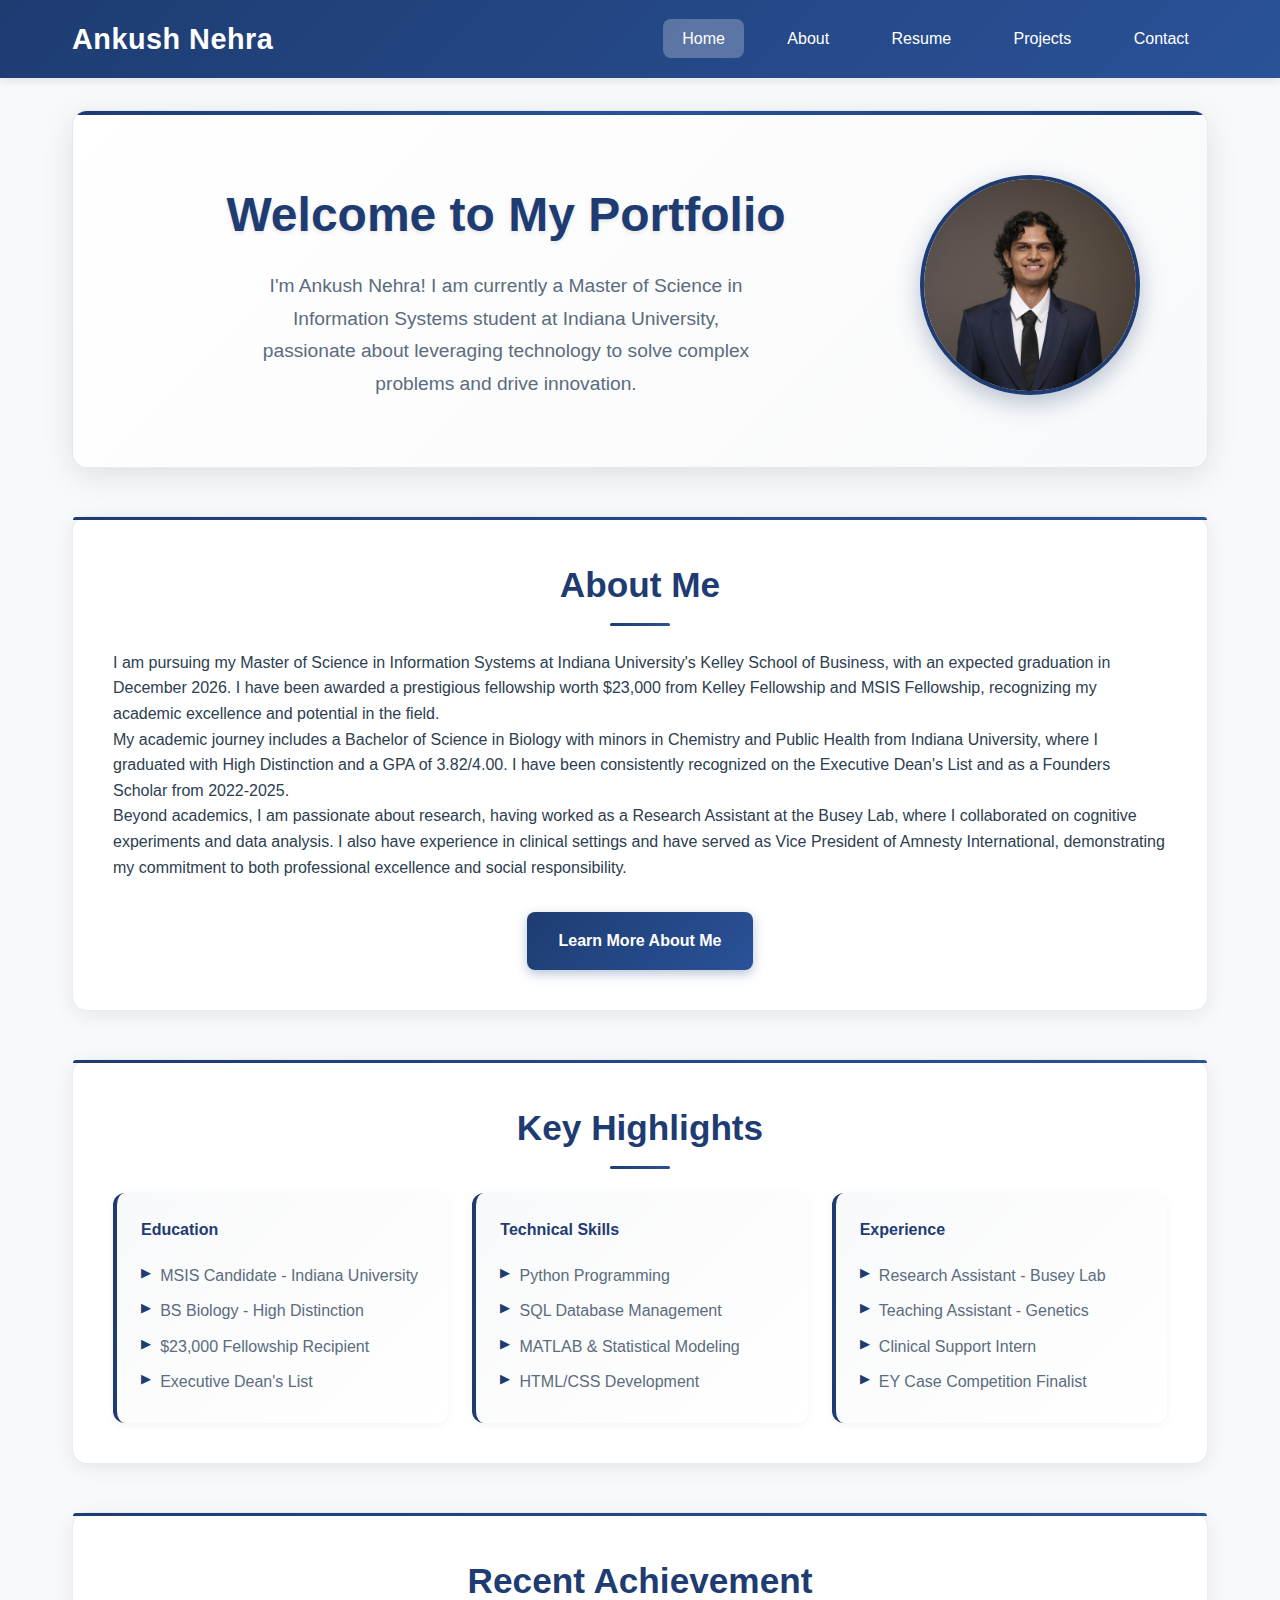
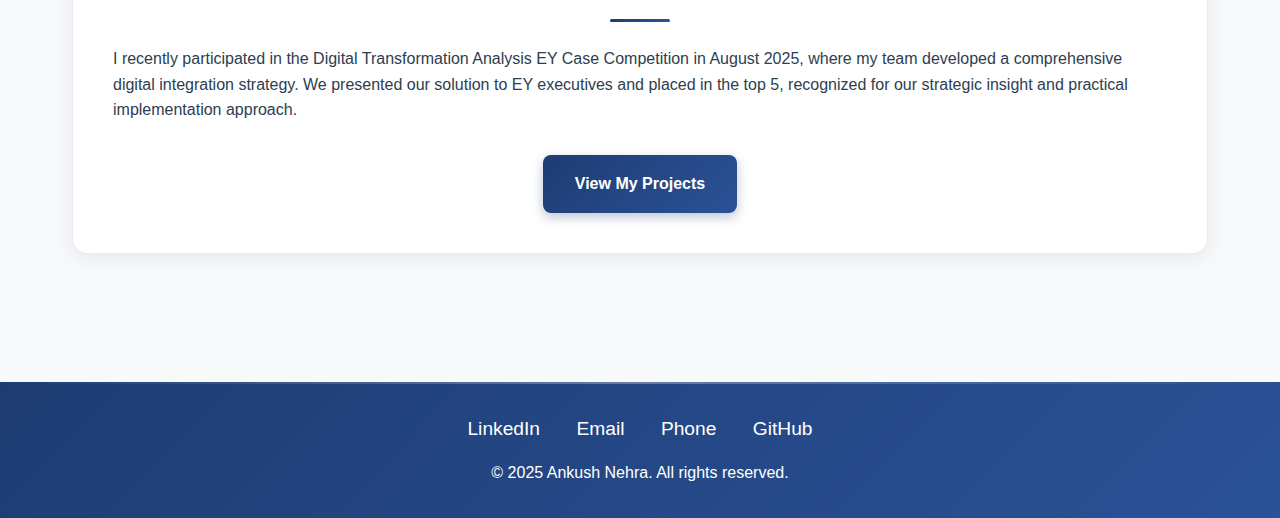
<file: index.html>
<!DOCTYPE html>
<html lang="en">
<head>
    <meta charset="UTF-8">
    <meta name="viewport" content="width=device-width, initial-scale=1.0">
    <title>Ankush Nehra - Personal Website</title>
    <link rel="stylesheet" href="styles.css">
    <meta name="description" content="Ankush Nehra - MSIS Student at Indiana University, Research Assistant, and aspiring Information Systems professional">
</head>
<body>
    <header>
        <div class="header-container">
            <a href="index.html" class="logo">Ankush Nehra</a>
            <nav>
                <ul>
                    <li><a href="index.html" class="active">Home</a></li>
                    <li><a href="about.html">About</a></li>
                    <li><a href="resume.html">Resume</a></li>
                    <li><a href="projects.html">Projects</a></li>
                    <li><a href="contact.html">Contact</a></li>
                </ul>
            </nav>
        </div>
    </header>

    <main>
        <section class="hero">
            <div class="hero-content">
                <div class="hero-text">
                    <h1>Welcome to My Portfolio</h1>
                    <p>I'm Ankush Nehra! I am currently a Master of Science in Information Systems student at Indiana University, passionate about leveraging technology to solve complex problems and drive innovation.</p>
                </div>
                <div class="hero-image">
                    <img src="images/Headshot.jpg" alt="Ankush Nehra - Professional Headshot" />
                </div>
            </div>
        </section>

        <section>
            <h2>About Me</h2>
            <p>I am pursuing my Master of Science in Information Systems at Indiana University's Kelley School of Business, with an expected graduation in December 2026. I have been awarded a prestigious fellowship worth $23,000 from Kelley Fellowship and MSIS Fellowship, recognizing my academic excellence and potential in the field.</p>
            
            <p>My academic journey includes a Bachelor of Science in Biology with minors in Chemistry and Public Health from Indiana University, where I graduated with High Distinction and a GPA of 3.82/4.00. I have been consistently recognized on the Executive Dean's List and as a Founders Scholar from 2022-2025.</p>
            
            <p>Beyond academics, I am passionate about research, having worked as a Research Assistant at the Busey Lab, where I collaborated on cognitive experiments and data analysis. I also have experience in clinical settings and have served as Vice President of Amnesty International, demonstrating my commitment to both professional excellence and social responsibility.</p>
            
            <div class="text-center mt-3">
                <a href="about.html" class="btn">Learn More About Me</a>
            </div>
        </section>

        <section>
            <h2>Key Highlights</h2>
            <div class="skills-grid">
                <div class="skill-category">
                    <h4>Education</h4>
                    <ul>
                        <li>MSIS Candidate - Indiana University</li>
                        <li>BS Biology - High Distinction</li>
                        <li>$23,000 Fellowship Recipient</li>
                        <li>Executive Dean's List</li>
                    </ul>
                </div>
                <div class="skill-category">
                    <h4>Technical Skills</h4>
                    <ul>
                        <li>Python Programming</li>
                        <li>SQL Database Management</li>
                        <li>MATLAB & Statistical Modeling</li>
                        <li>HTML/CSS Development</li>
                    </ul>
                </div>
                <div class="skill-category">
                    <h4>Experience</h4>
                    <ul>
                        <li>Research Assistant - Busey Lab</li>
                        <li>Teaching Assistant - Genetics</li>
                        <li>Clinical Support Intern</li>
                        <li>EY Case Competition Finalist</li>
                    </ul>
                </div>
            </div>
        </section>

        <section>
            <h2>Recent Achievement</h2>
            <p>I recently participated in the Digital Transformation Analysis EY Case Competition in August 2025, where my team developed a comprehensive digital integration strategy. We presented our solution to EY executives and placed in the top 5, recognized for our strategic insight and practical implementation approach.</p>
            
            <div class="text-center mt-3">
                <a href="projects.html" class="btn">View My Projects</a>
            </div>
        </section>
    </main>

    <footer>
        <div class="footer-content">
            <div class="social-links">
                <a href="https://www.linkedin.com/in/ankush-nehra" target="_blank" rel="noopener noreferrer">LinkedIn</a>
                <a href="mailto:anehra@iu.edu">Email</a>
                <a href="tel:+12604438756">Phone</a>
                <a href="https://github.com/anehra0/Ankush-Nehra-Personal-Website-Assignment-Final" target="_blank" rel="noopener noreferrer">GitHub</a>
            </div>
            <p>&copy; 2025 Ankush Nehra. All rights reserved.</p>
        </div>
    </footer>
</body>
</html>
</file>
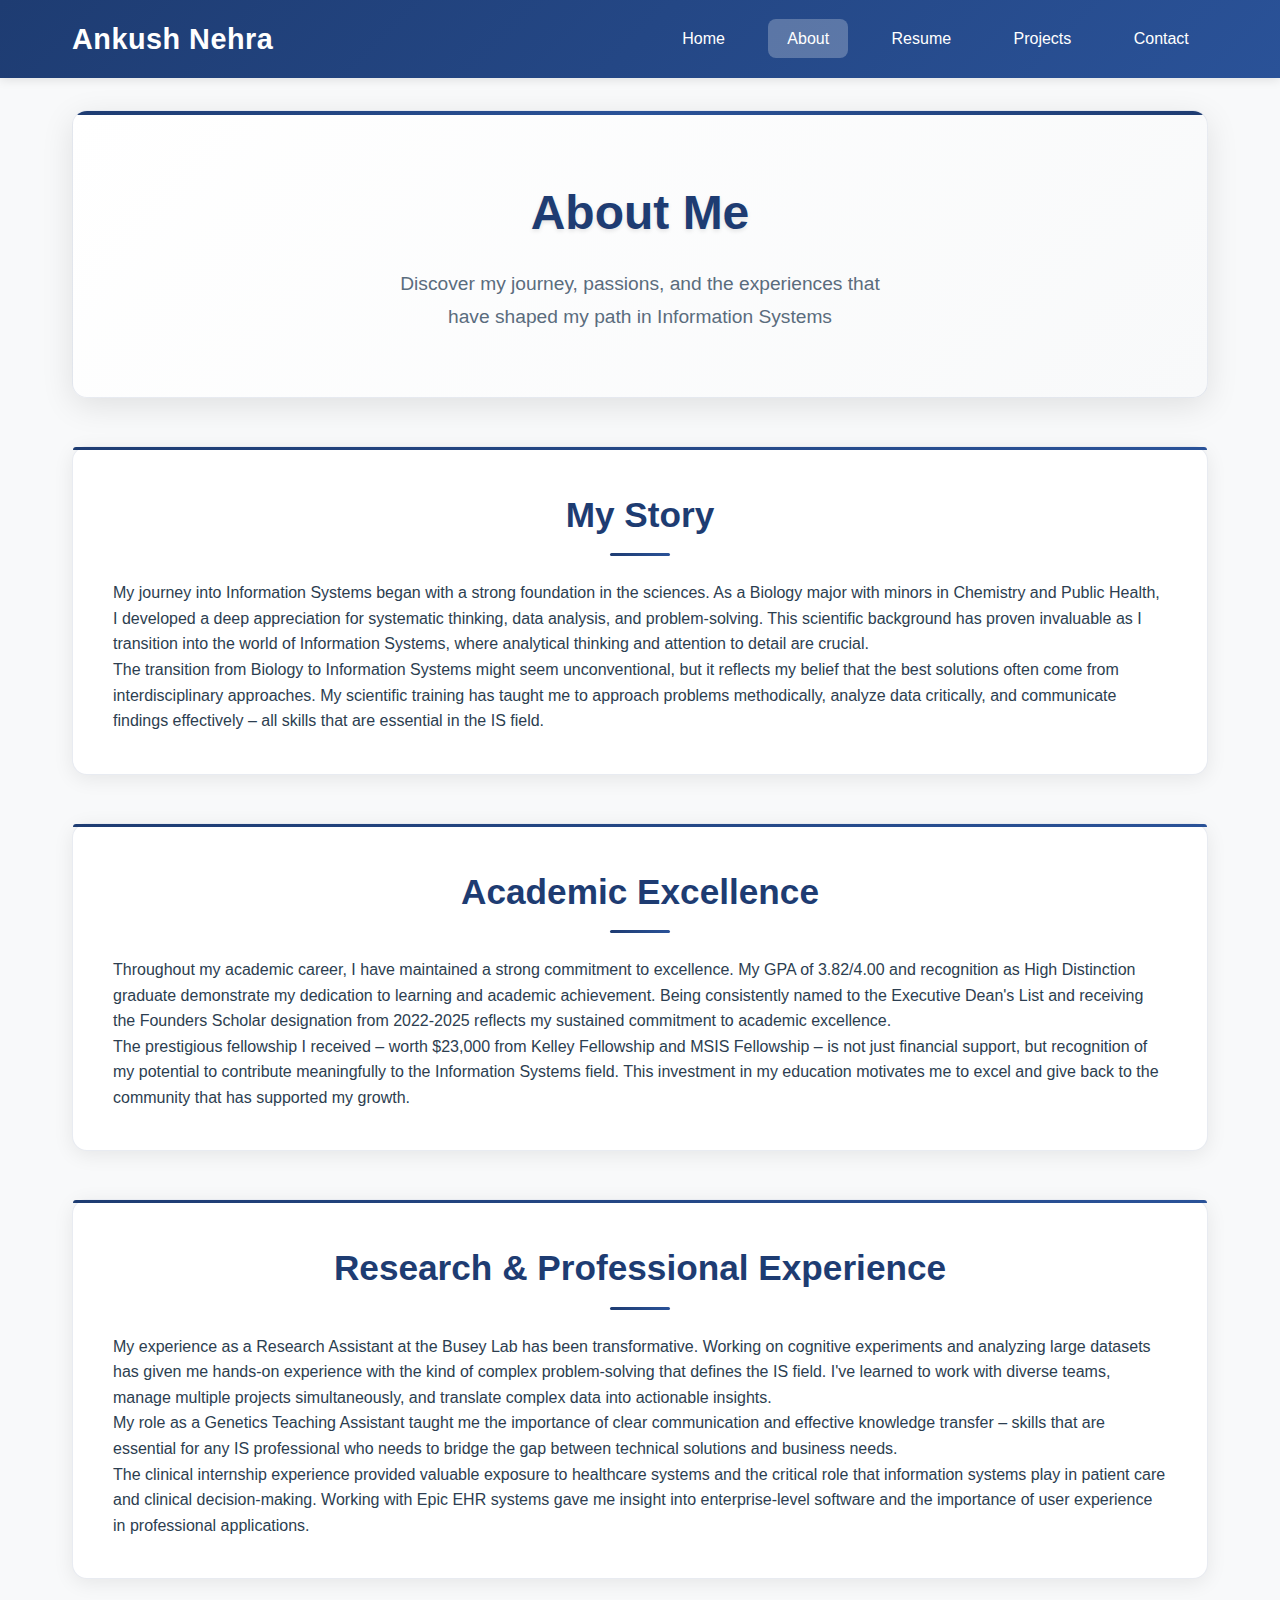
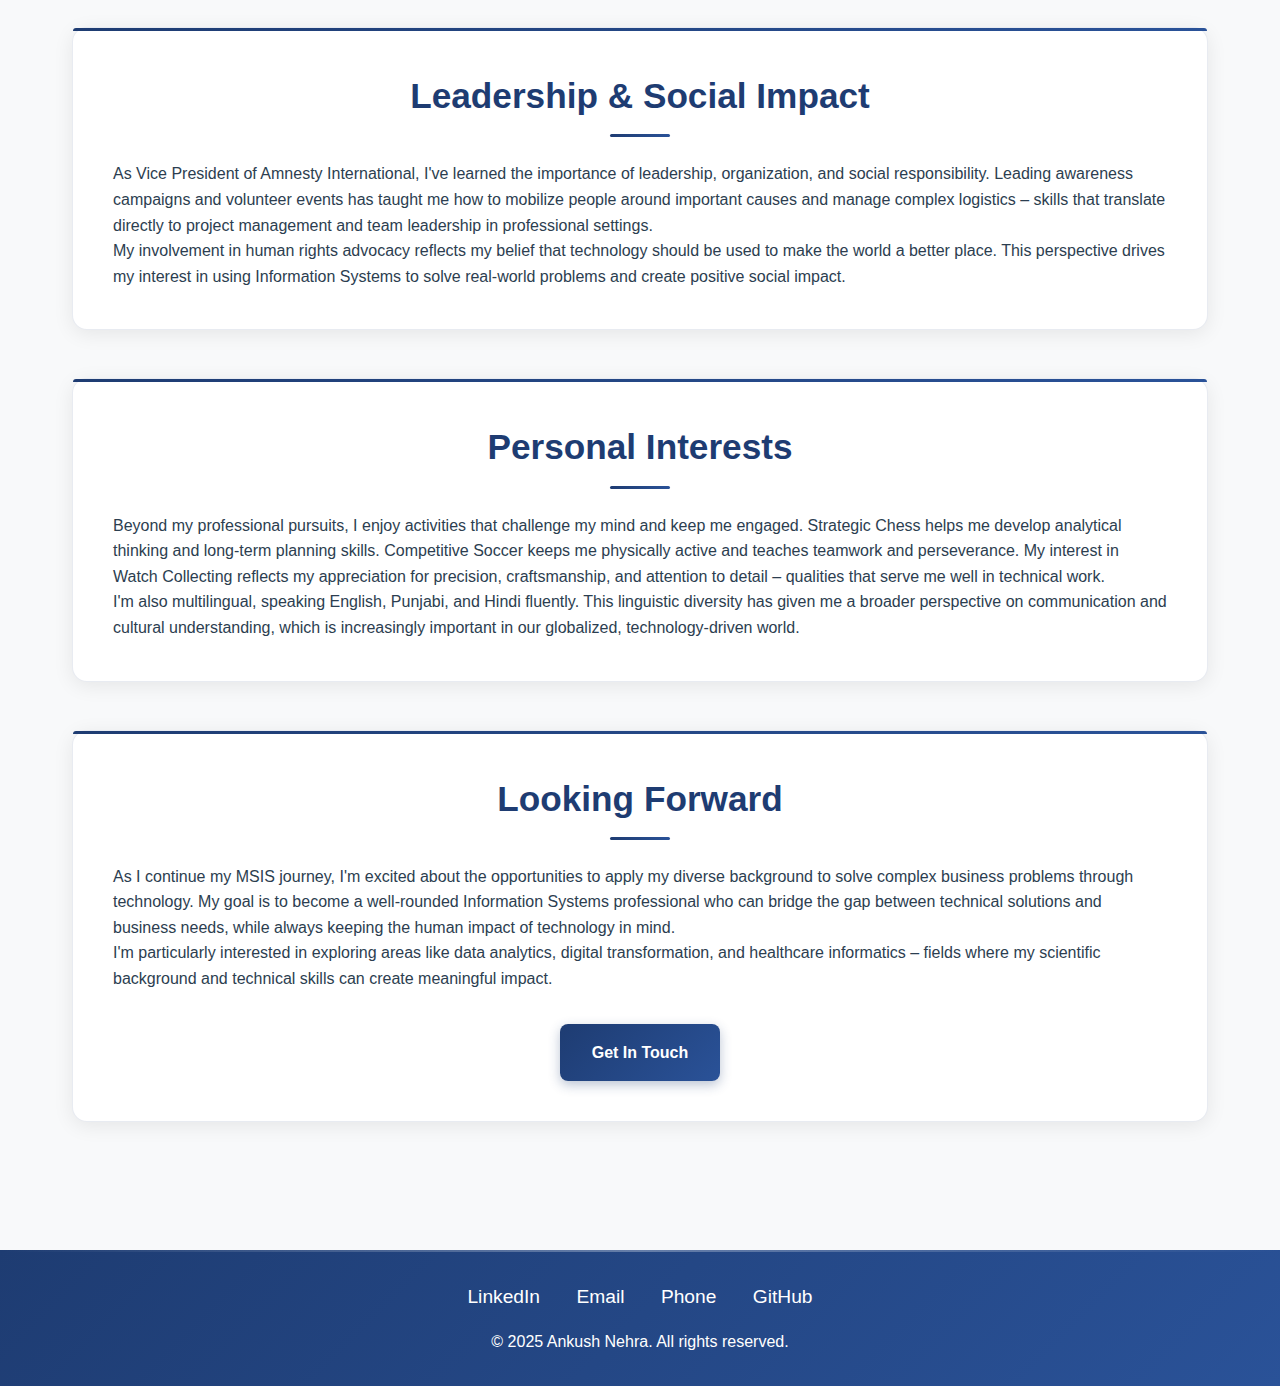
<file: about.html>
<!DOCTYPE html>
<html lang="en">
<head>
    <meta charset="UTF-8">
    <meta name="viewport" content="width=device-width, initial-scale=1.0">
    <title>About Me - Ankush Nehra</title>
    <link rel="stylesheet" href="styles.css">
    <meta name="description" content="Learn more about Ankush Nehra's background, interests, and journey in Information Systems">
</head>
<body>
    <header>
        <div class="header-container">
            <a href="index.html" class="logo">Ankush Nehra</a>
            <nav>
                <ul>
                    <li><a href="index.html">Home</a></li>
                    <li><a href="about.html" class="active">About</a></li>
                    <li><a href="resume.html">Resume</a></li>
                    <li><a href="projects.html">Projects</a></li>
                    <li><a href="contact.html">Contact</a></li>
                </ul>
            </nav>
        </div>
    </header>

    <main>
        <section class="hero">
            <h1>About Me</h1>
            <p>Discover my journey, passions, and the experiences that have shaped my path in Information Systems</p>
        </section>

        <section>
            <h2>My Story</h2>
            <p>My journey into Information Systems began with a strong foundation in the sciences. As a Biology major with minors in Chemistry and Public Health, I developed a deep appreciation for systematic thinking, data analysis, and problem-solving. This scientific background has proven invaluable as I transition into the world of Information Systems, where analytical thinking and attention to detail are crucial.</p>
            
            <p>The transition from Biology to Information Systems might seem unconventional, but it reflects my belief that the best solutions often come from interdisciplinary approaches. My scientific training has taught me to approach problems methodically, analyze data critically, and communicate findings effectively – all skills that are essential in the IS field.</p>
        </section>

        <section>
            <h2>Academic Excellence</h2>
            <p>Throughout my academic career, I have maintained a strong commitment to excellence. My GPA of 3.82/4.00 and recognition as High Distinction graduate demonstrate my dedication to learning and academic achievement. Being consistently named to the Executive Dean's List and receiving the Founders Scholar designation from 2022-2025 reflects my sustained commitment to academic excellence.</p>
            
            <p>The prestigious fellowship I received – worth $23,000 from Kelley Fellowship and MSIS Fellowship – is not just financial support, but recognition of my potential to contribute meaningfully to the Information Systems field. This investment in my education motivates me to excel and give back to the community that has supported my growth.</p>
        </section>

        <section>
            <h2>Research & Professional Experience</h2>
            <p>My experience as a Research Assistant at the Busey Lab has been transformative. Working on cognitive experiments and analyzing large datasets has given me hands-on experience with the kind of complex problem-solving that defines the IS field. I've learned to work with diverse teams, manage multiple projects simultaneously, and translate complex data into actionable insights.</p>
            
            <p>My role as a Genetics Teaching Assistant taught me the importance of clear communication and effective knowledge transfer – skills that are essential for any IS professional who needs to bridge the gap between technical solutions and business needs.</p>
            
            <p>The clinical internship experience provided valuable exposure to healthcare systems and the critical role that information systems play in patient care and clinical decision-making. Working with Epic EHR systems gave me insight into enterprise-level software and the importance of user experience in professional applications.</p>
        </section>

        <section>
            <h2>Leadership & Social Impact</h2>
            <p>As Vice President of Amnesty International, I've learned the importance of leadership, organization, and social responsibility. Leading awareness campaigns and volunteer events has taught me how to mobilize people around important causes and manage complex logistics – skills that translate directly to project management and team leadership in professional settings.</p>
            
            <p>My involvement in human rights advocacy reflects my belief that technology should be used to make the world a better place. This perspective drives my interest in using Information Systems to solve real-world problems and create positive social impact.</p>
        </section>

        <section>
            <h2>Personal Interests</h2>
            <p>Beyond my professional pursuits, I enjoy activities that challenge my mind and keep me engaged. Strategic Chess helps me develop analytical thinking and long-term planning skills. Competitive Soccer keeps me physically active and teaches teamwork and perseverance. My interest in Watch Collecting reflects my appreciation for precision, craftsmanship, and attention to detail – qualities that serve me well in technical work.</p>
            
            <p>I'm also multilingual, speaking English, Punjabi, and Hindi fluently. This linguistic diversity has given me a broader perspective on communication and cultural understanding, which is increasingly important in our globalized, technology-driven world.</p>
        </section>

        <section>
            <h2>Looking Forward</h2>
            <p>As I continue my MSIS journey, I'm excited about the opportunities to apply my diverse background to solve complex business problems through technology. My goal is to become a well-rounded Information Systems professional who can bridge the gap between technical solutions and business needs, while always keeping the human impact of technology in mind.</p>
            
            <p>I'm particularly interested in exploring areas like data analytics, digital transformation, and healthcare informatics – fields where my scientific background and technical skills can create meaningful impact.</p>
            
            <div class="text-center mt-3">
                <a href="contact.html" class="btn">Get In Touch</a>
            </div>
        </section>
    </main>

    <footer>
        <div class="footer-content">
            <div class="social-links">
                <a href="https://www.linkedin.com/in/ankush-nehra" target="_blank" rel="noopener noreferrer">LinkedIn</a>
                <a href="mailto:anehra@iu.edu">Email</a>
                <a href="tel:+12604438756">Phone</a>
                <a href="https://github.com/anehra0/Ankush-Nehra-Personal-Website-Assignment-Final" target="_blank" rel="noopener noreferrer">GitHub</a>
            </div>
            <p>&copy; 2025 Ankush Nehra. All rights reserved.</p>
        </div>
    </footer>
</body>
</html>
</file>
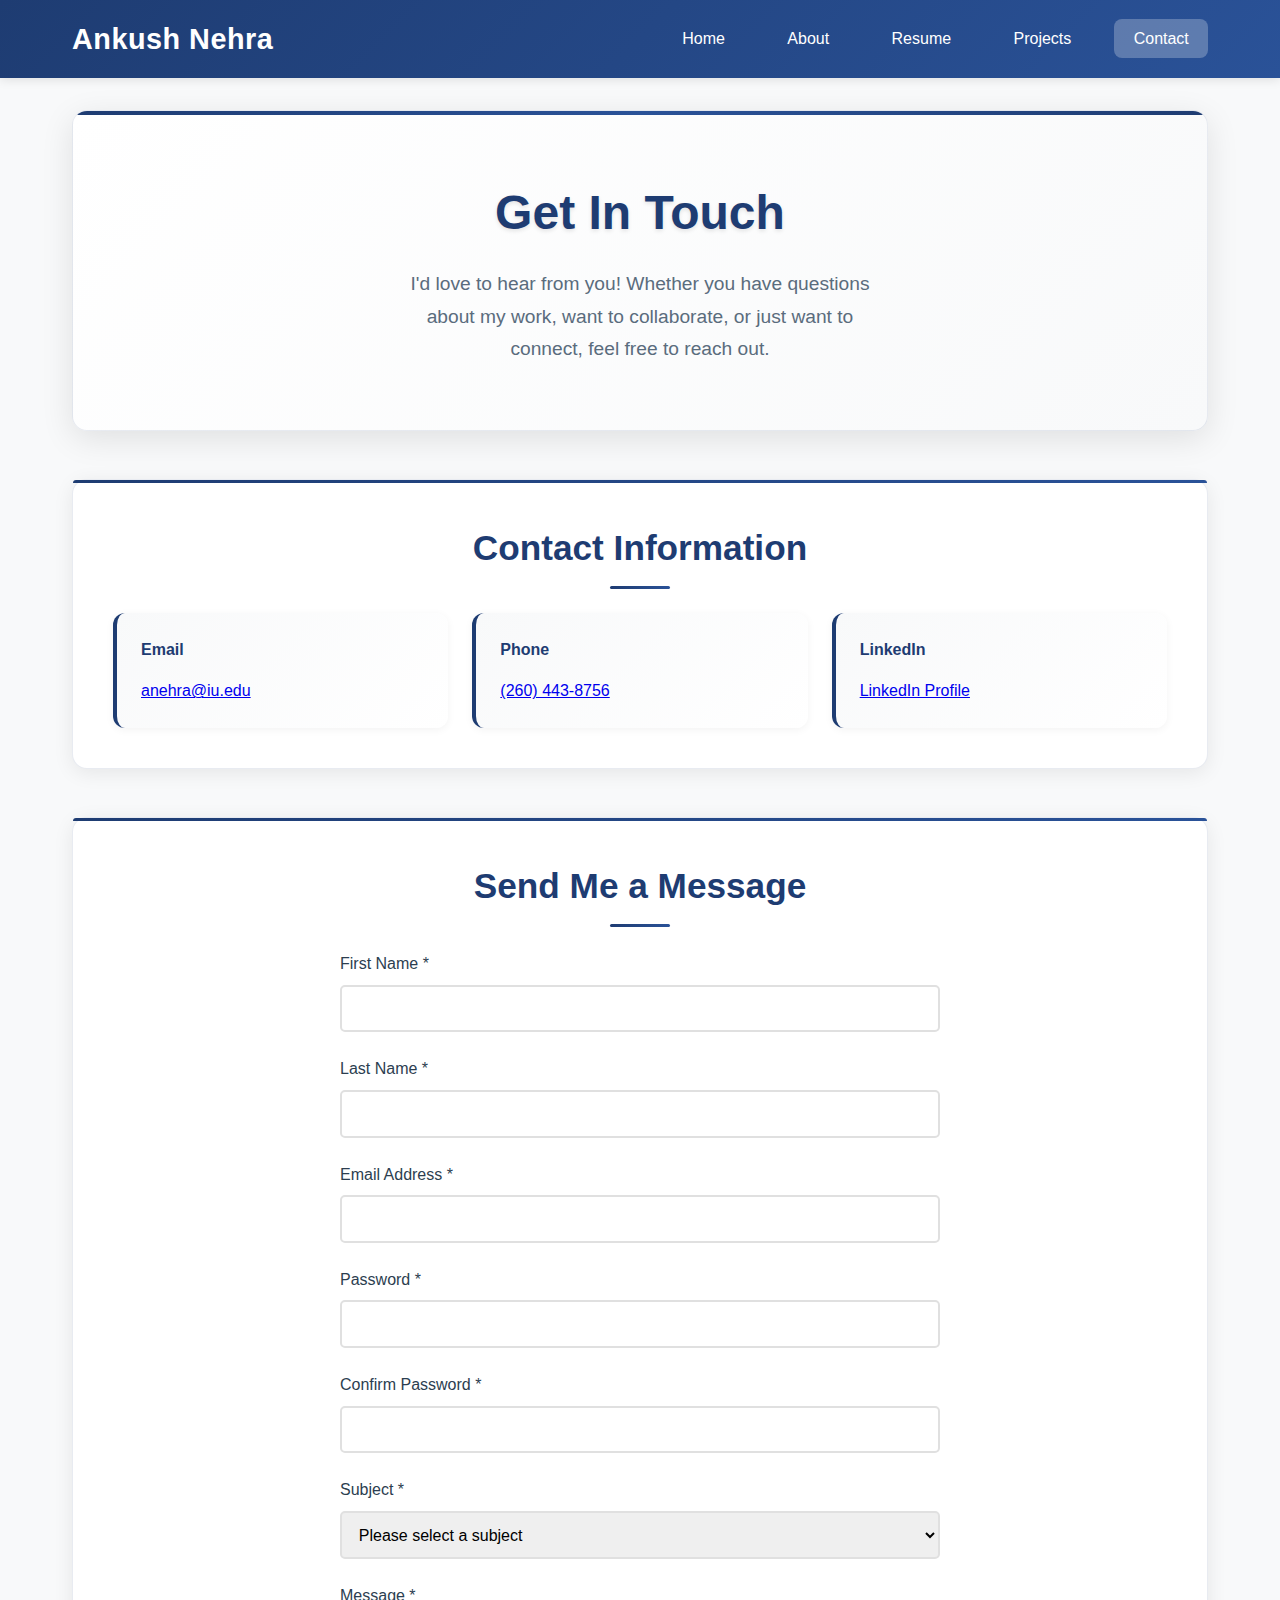
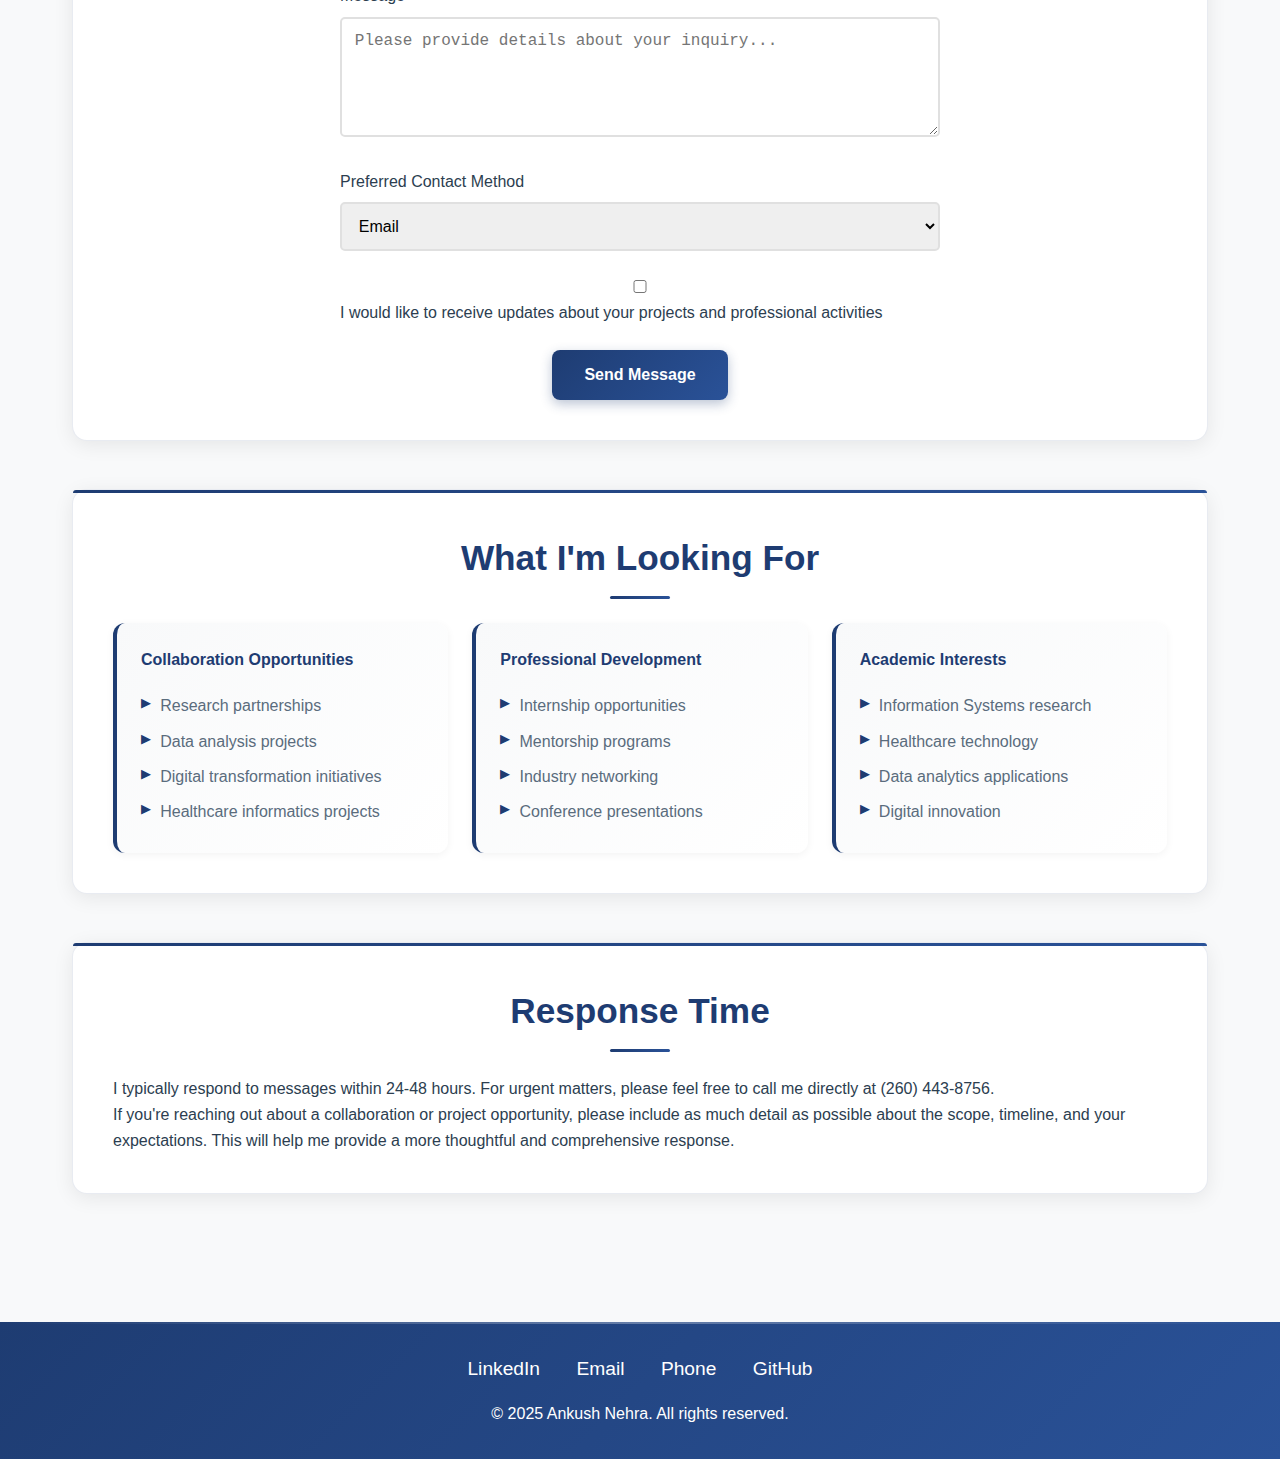
<file: contact.html>
<!DOCTYPE html>
<html lang="en">
<head>
    <meta charset="UTF-8">
    <meta name="viewport" content="width=device-width, initial-scale=1.0">
    <title>Contact - Ankush Nehra</title>
    <link rel="stylesheet" href="styles.css">
    <meta name="description" content="Contact Ankush Nehra - MSIS student, Research Assistant, and Information Systems professional">
</head>
<body>
    <header>
        <div class="header-container">
            <a href="index.html" class="logo">Ankush Nehra</a>
            <nav>
                <ul>
                    <li><a href="index.html">Home</a></li>
                    <li><a href="about.html">About</a></li>
                    <li><a href="resume.html">Resume</a></li>
                    <li><a href="projects.html">Projects</a></li>
                    <li><a href="contact.html" class="active">Contact</a></li>
                </ul>
            </nav>
        </div>
    </header>

    <main>
        <section class="hero">
            <h1>Get In Touch</h1>
            <p>I'd love to hear from you! Whether you have questions about my work, want to collaborate, or just want to connect, feel free to reach out.</p>
        </section>

        <section>
            <h2>Contact Information</h2>
            <div class="skills-grid">
                <div class="skill-category">
                    <h4>Email</h4>
                    <p><a href="mailto:anehra@iu.edu">anehra@iu.edu</a></p>
                </div>
                <div class="skill-category">
                    <h4>Phone</h4>
                    <p><a href="tel:+12604438756">(260) 443-8756</a></p>
                </div>
                <div class="skill-category">
                    <h4>LinkedIn</h4>
                    <p><a href="https://www.linkedin.com/in/ankush-nehra" target="_blank" rel="noopener noreferrer">LinkedIn Profile</a></p>
                </div>
            </div>
        </section>

        <section>
            <h2>Send Me a Message</h2>
            <form class="contact-form" id="contactForm" action="thankyou.html" method="GET">
                <div class="form-group">
                    <label for="firstName">First Name *</label>
                    <input type="text" id="firstName" name="firstName" required aria-describedby="firstName-error">
                    <div id="firstName-error" class="error-message" style="display: none;"></div>
                </div>

                <div class="form-group">
                    <label for="lastName">Last Name *</label>
                    <input type="text" id="lastName" name="lastName" required aria-describedby="lastName-error">
                    <div id="lastName-error" class="error-message" style="display: none;"></div>
                </div>

                <div class="form-group">
                    <label for="email">Email Address *</label>
                    <input type="email" id="email" name="email" required aria-describedby="email-error">
                    <div id="email-error" class="error-message" style="display: none;"></div>
                </div>

                <div class="form-group">
                    <label for="password">Password *</label>
                    <input type="password" id="password" name="password" required minlength="8" pattern=".{8,}" aria-describedby="password-error">
                    <div id="password-error" class="error-message" style="display: none;"></div>
                </div>

                <div class="form-group">
                    <label for="confirmPassword">Confirm Password *</label>
                    <input type="password" id="confirmPassword" name="confirmPassword" required minlength="8" pattern=".{8,}" aria-describedby="confirmPassword-error">
                    <div id="confirmPassword-error" class="error-message" style="display: none;"></div>
                </div>

                <div class="form-group">
                    <label for="subject">Subject *</label>
                    <select id="subject" name="subject" required aria-describedby="subject-error">
                        <option value="">Please select a subject</option>
                        <option value="collaboration">Collaboration Opportunity</option>
                        <option value="job">Job Opportunity</option>
                        <option value="project">Project Discussion</option>
                        <option value="academic">Academic Inquiry</option>
                        <option value="general">General Question</option>
                        <option value="other">Other</option>
                    </select>
                    <div id="subject-error" class="error-message" style="display: none;"></div>
                </div>

                <div class="form-group">
                    <label for="message">Message *</label>
                    <textarea id="message" name="message" required aria-describedby="message-error" placeholder="Please provide details about your inquiry..."></textarea>
                    <div id="message-error" class="error-message" style="display: none;"></div>
                </div>

                <div class="form-group">
                    <label for="preferred-contact">Preferred Contact Method</label>
                    <select id="preferred-contact" name="preferred-contact">
                        <option value="email">Email</option>
                        <option value="phone">Phone</option>
                        <option value="either">Either Email or Phone</option>
                    </select>
                </div>

                <div class="form-group">
                    <label>
                        <input type="checkbox" id="newsletter" name="newsletter" value="yes">
                        I would like to receive updates about your projects and professional activities
                    </label>
                </div>

                <div class="text-center">
                    <button type="submit" class="btn">Send Message</button>
                </div>
            </form>
        </section>

        <section>
            <h2>What I'm Looking For</h2>
            <div class="skills-grid">
                <div class="skill-category">
                    <h4>Collaboration Opportunities</h4>
                    <ul>
                        <li>Research partnerships</li>
                        <li>Data analysis projects</li>
                        <li>Digital transformation initiatives</li>
                        <li>Healthcare informatics projects</li>
                    </ul>
                </div>
                <div class="skill-category">
                    <h4>Professional Development</h4>
                    <ul>
                        <li>Internship opportunities</li>
                        <li>Mentorship programs</li>
                        <li>Industry networking</li>
                        <li>Conference presentations</li>
                    </ul>
                </div>
                <div class="skill-category">
                    <h4>Academic Interests</h4>
                    <ul>
                        <li>Information Systems research</li>
                        <li>Healthcare technology</li>
                        <li>Data analytics applications</li>
                        <li>Digital innovation</li>
                    </ul>
                </div>
            </div>
        </section>

        <section>
            <h2>Response Time</h2>
            <p>I typically respond to messages within 24-48 hours. For urgent matters, please feel free to call me directly at (260) 443-8756.</p>
            
            <p>If you're reaching out about a collaboration or project opportunity, please include as much detail as possible about the scope, timeline, and your expectations. This will help me provide a more thoughtful and comprehensive response.</p>
        </section>
    </main>

    <footer>
        <div class="footer-content">
            <div class="social-links">
                <a href="https://www.linkedin.com/in/ankush-nehra" target="_blank" rel="noopener noreferrer">LinkedIn</a>
                <a href="mailto:anehra@iu.edu">Email</a>
                <a href="tel:+12604438756">Phone</a>
                <a href="https://github.com/anehra0/Ankush-Nehra-Personal-Website-Assignment-Final" target="_blank" rel="noopener noreferrer">GitHub</a>
            </div>
            <p>&copy; 2025 Ankush Nehra. All rights reserved.</p>
        </div>
    </footer>

    <script>
        // Form validation
        document.getElementById('contactForm').addEventListener('submit', function(e) {
            e.preventDefault();
            
            // Clear previous errors
            clearErrors();
            
            let isValid = true;
            
            // Validate first name
            const firstName = document.getElementById('firstName').value.trim();
            if (firstName.length < 2) {
                showError('firstName-error', 'First name must be at least 2 characters long');
                isValid = false;
            }
            
            // Validate last name
            const lastName = document.getElementById('lastName').value.trim();
            if (lastName.length < 2) {
                showError('lastName-error', 'Last name must be at least 2 characters long');
                isValid = false;
            }
            
            // Validate email
            const email = document.getElementById('email').value.trim();
            const emailRegex = /^[^\s@]+@[^\s@]+\.[^\s@]+$/;
            if (!emailRegex.test(email)) {
                showError('email-error', 'Please enter a valid email address');
                isValid = false;
            }
            
            // Validate password
            const password = document.getElementById('password').value.trim();
            if (password.length < 8) {
                showError('password-error', 'Password must be at least 8 characters long');
                isValid = false;
            }
            
            // Validate confirm password
            const confirmPassword = document.getElementById('confirmPassword').value.trim();
            if (confirmPassword.length < 8) {
                showError('confirmPassword-error', 'Confirm password must be at least 8 characters long');
                isValid = false;
            } else if (password !== confirmPassword) {
                showError('confirmPassword-error', 'Passwords do not match');
                isValid = false;
            }
            
            // Validate subject
            const subject = document.getElementById('subject').value;
            if (!subject) {
                showError('subject-error', 'Please select a subject');
                isValid = false;
            }
            
            // Validate message
            const message = document.getElementById('message').value.trim();
            if (message.length < 10) {
                showError('message-error', 'Message must be at least 10 characters long');
                isValid = false;
            }
            
            if (isValid) {
                // If validation passes, redirect to thank you page
                window.location.href = 'thankyou.html';
            }
        });
        
        function showError(elementId, message) {
            const errorElement = document.getElementById(elementId);
            errorElement.textContent = message;
            errorElement.style.display = 'block';
        }
        
        function clearErrors() {
            const errorElements = document.querySelectorAll('.error-message');
            errorElements.forEach(element => {
                element.style.display = 'none';
                element.textContent = '';
            });
        }
        
        // Real-time validation
        document.getElementById('firstName').addEventListener('blur', function() {
            const firstName = this.value.trim();
            if (firstName.length > 0 && firstName.length < 2) {
                showError('firstName-error', 'First name must be at least 2 characters long');
            } else {
                document.getElementById('firstName-error').style.display = 'none';
            }
        });
        
        document.getElementById('lastName').addEventListener('blur', function() {
            const lastName = this.value.trim();
            if (lastName.length > 0 && lastName.length < 2) {
                showError('lastName-error', 'Last name must be at least 2 characters long');
            } else {
                document.getElementById('lastName-error').style.display = 'none';
            }
        });
        
        document.getElementById('password').addEventListener('blur', function() {
            const password = this.value.trim();
            if (password.length > 0 && password.length < 8) {
                showError('password-error', 'Password must be at least 8 characters long');
            } else {
                document.getElementById('password-error').style.display = 'none';
            }
        });
        
        document.getElementById('confirmPassword').addEventListener('blur', function() {
            const confirmPassword = this.value.trim();
            const password = document.getElementById('password').value.trim();
            if (confirmPassword.length > 0 && confirmPassword.length < 8) {
                showError('confirmPassword-error', 'Confirm password must be at least 8 characters long');
            } else if (confirmPassword.length >= 8 && password !== confirmPassword) {
                showError('confirmPassword-error', 'Passwords do not match');
            } else {
                document.getElementById('confirmPassword-error').style.display = 'none';
            }
        });
        
        document.getElementById('email').addEventListener('blur', function() {
            const email = this.value.trim();
            const emailRegex = /^[^\s@]+@[^\s@]+\.[^\s@]+$/;
            if (email.length > 0 && !emailRegex.test(email)) {
                showError('email-error', 'Please enter a valid email address');
            } else {
                document.getElementById('email-error').style.display = 'none';
            }
        });
        
        document.getElementById('message').addEventListener('blur', function() {
            const message = this.value.trim();
            if (message.length > 0 && message.length < 10) {
                showError('message-error', 'Message must be at least 10 characters long');
            } else {
                document.getElementById('message-error').style.display = 'none';
            }
        });
    </script>
</body>
</html>
</file>
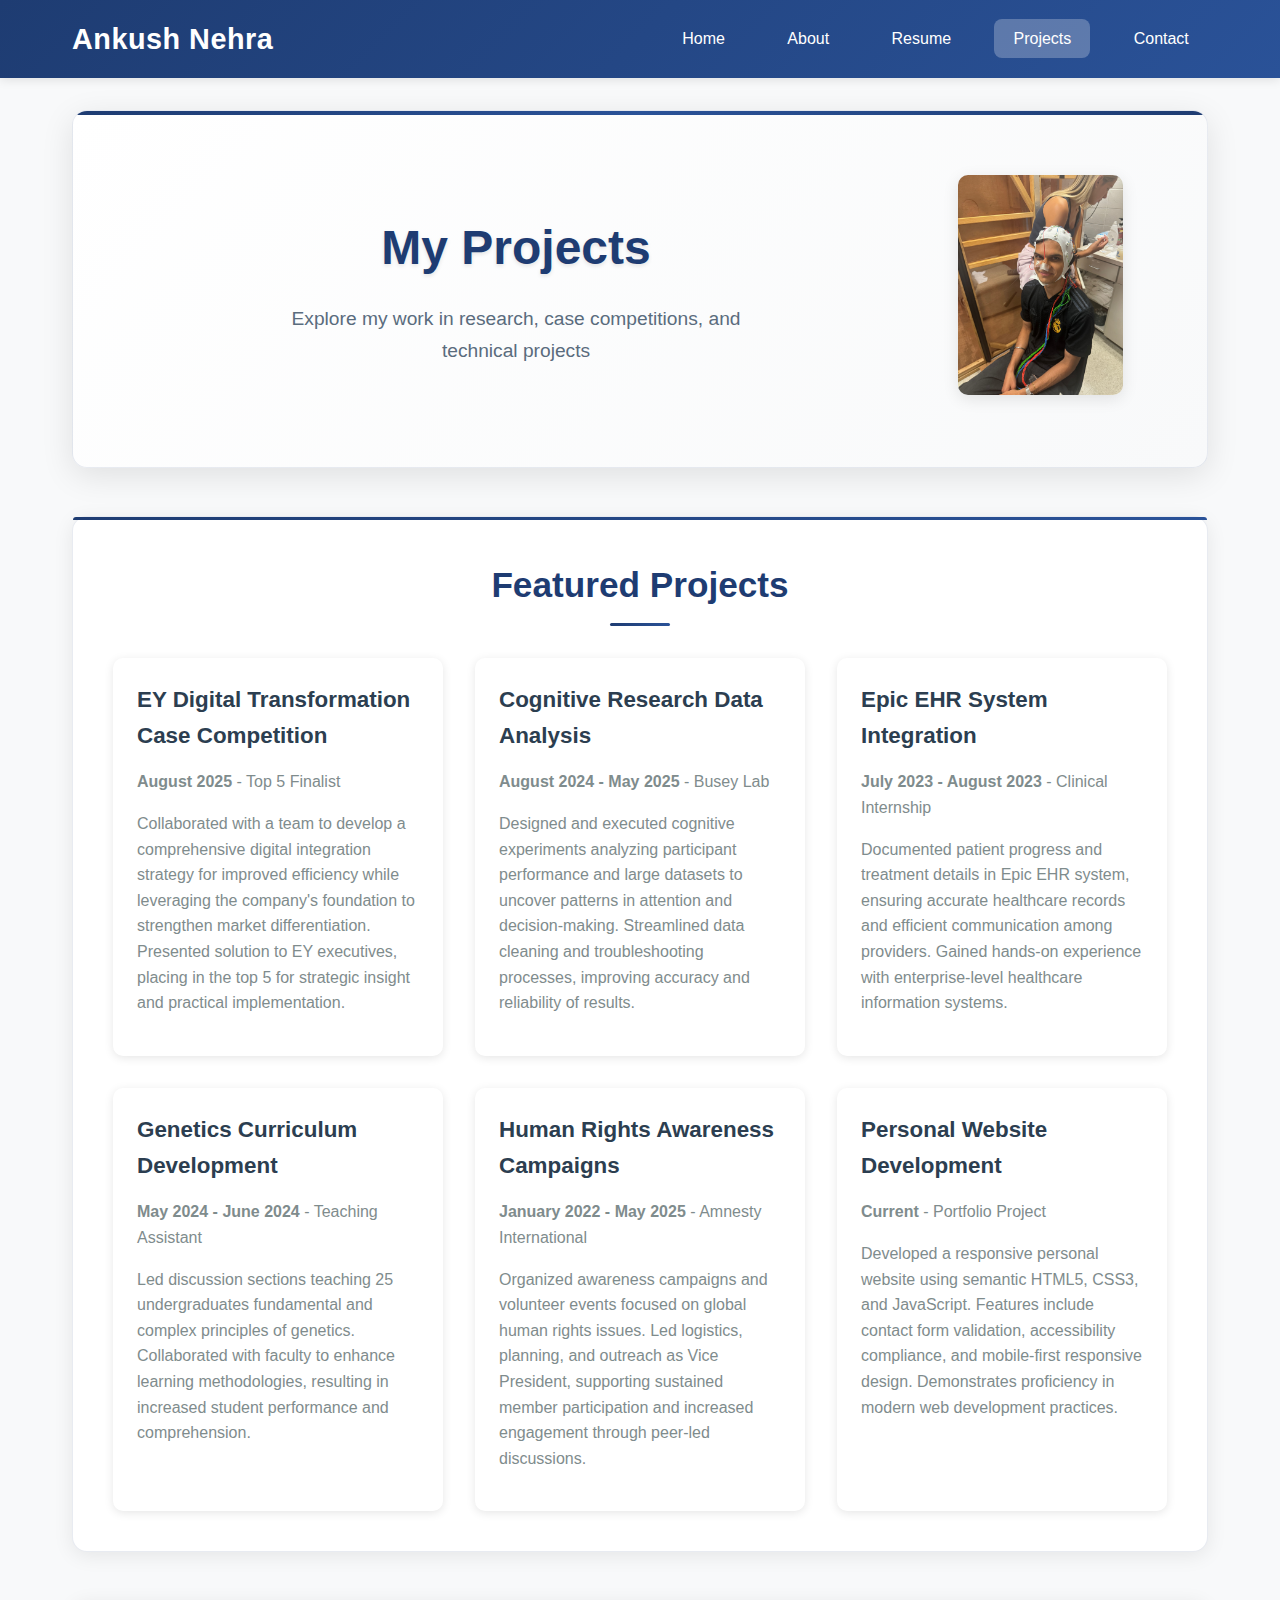
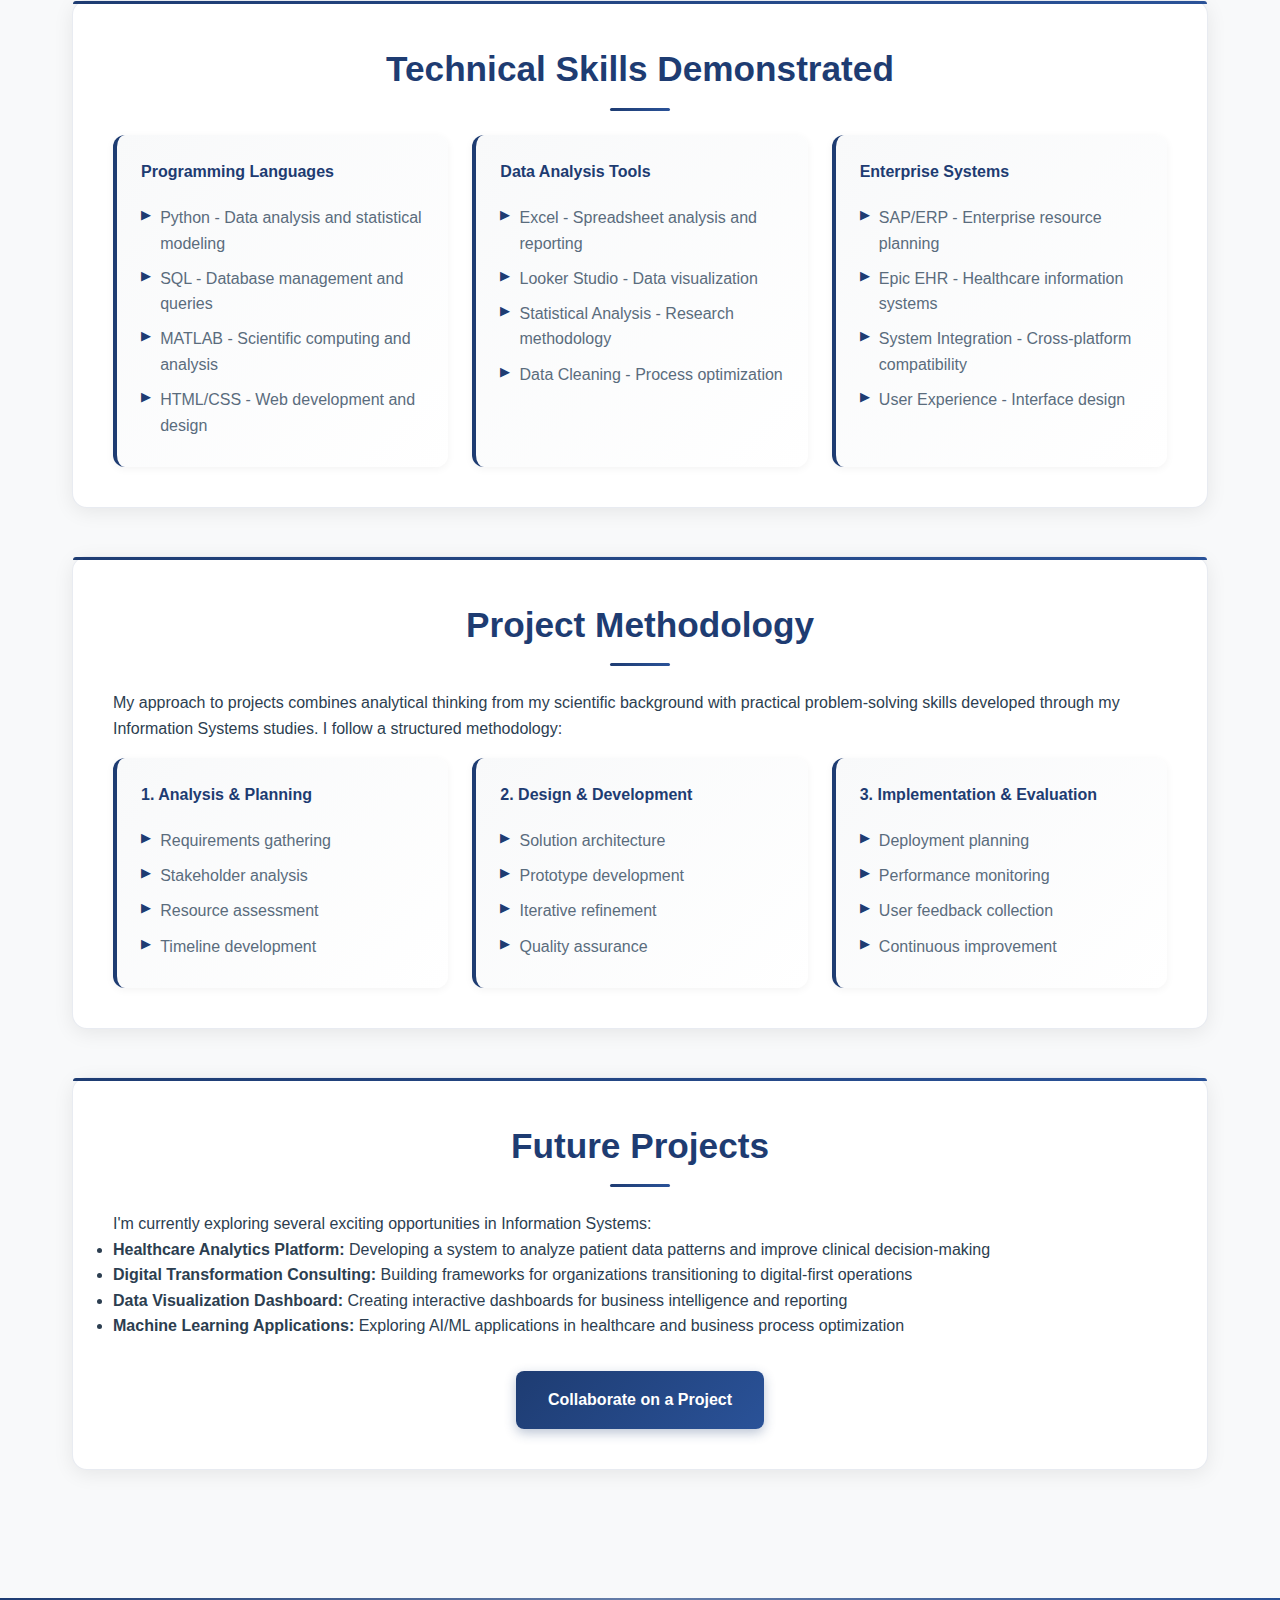
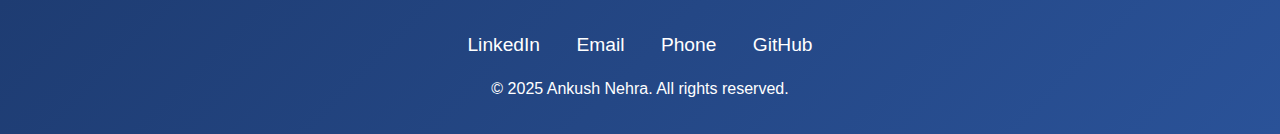
<file: projects.html>
<!DOCTYPE html>
<html lang="en">
<head>
    <meta charset="UTF-8">
    <meta name="viewport" content="width=device-width, initial-scale=1.0">
    <title>Projects - Ankush Nehra</title>
    <link rel="stylesheet" href="styles.css">
    <meta name="description" content="Explore Ankush Nehra's projects including research work, case competitions, and technical projects">
</head>
<body>
    <header>
        <div class="header-container">
            <a href="index.html" class="logo">Ankush Nehra</a>
            <nav>
                <ul>
                    <li><a href="index.html">Home</a></li>
                    <li><a href="about.html">About</a></li>
                    <li><a href="resume.html">Resume</a></li>
                    <li><a href="projects.html" class="active">Projects</a></li>
                    <li><a href="contact.html">Contact</a></li>
                </ul>
            </nav>
        </div>
    </header>

    <main>
        <section class="hero">
            <div class="hero-content">
                <div class="hero-text">
                    <h1>My Projects</h1>
                    <p>Explore my work in research, case competitions, and technical projects</p>
                </div>
                <div class="hero-image hero-lab-image">
                    <img src="images/Lab_pic.jpg" alt="Busey Lab Experiment Photo" />
                </div>
            </div>
        </section>

        <section>
            <h2>Featured Projects</h2>
            <div class="projects-grid">
                <div class="project-card">
                    <h3>EY Digital Transformation Case Competition</h3>
                    <p><strong>August 2025</strong> - Top 5 Finalist</p>
                    <p>Collaborated with a team to develop a comprehensive digital integration strategy for improved efficiency while leveraging the company's foundation to strengthen market differentiation. Presented solution to EY executives, placing in the top 5 for strategic insight and practical implementation.</p>
                </div>

                <div class="project-card">
                    <h3>Cognitive Research Data Analysis</h3>
                    <p><strong>August 2024 - May 2025</strong> - Busey Lab</p>
                    <p>Designed and executed cognitive experiments analyzing participant performance and large datasets to uncover patterns in attention and decision-making. Streamlined data cleaning and troubleshooting processes, improving accuracy and reliability of results.</p>
                </div>

                <div class="project-card">
                    <h3>Epic EHR System Integration</h3>
                    <p><strong>July 2023 - August 2023</strong> - Clinical Internship</p>
                    <p>Documented patient progress and treatment details in Epic EHR system, ensuring accurate healthcare records and efficient communication among providers. Gained hands-on experience with enterprise-level healthcare information systems.</p>
                </div>

                <div class="project-card">
                    <h3>Genetics Curriculum Development</h3>
                    <p><strong>May 2024 - June 2024</strong> - Teaching Assistant</p>
                    <p>Led discussion sections teaching 25 undergraduates fundamental and complex principles of genetics. Collaborated with faculty to enhance learning methodologies, resulting in increased student performance and comprehension.</p>
                </div>

                <div class="project-card">
                    <h3>Human Rights Awareness Campaigns</h3>
                    <p><strong>January 2022 - May 2025</strong> - Amnesty International</p>
                    <p>Organized awareness campaigns and volunteer events focused on global human rights issues. Led logistics, planning, and outreach as Vice President, supporting sustained member participation and increased engagement through peer-led discussions.</p>
                </div>

                <div class="project-card">
                    <h3>Personal Website Development</h3>
                    <p><strong>Current</strong> - Portfolio Project</p>
                    <p>Developed a responsive personal website using semantic HTML5, CSS3, and JavaScript. Features include contact form validation, accessibility compliance, and mobile-first responsive design. Demonstrates proficiency in modern web development practices.</p>
                </div>
            </div>
        </section>

        <section>
            <h2>Technical Skills Demonstrated</h2>
            <div class="skills-grid">
                <div class="skill-category">
                    <h4>Programming Languages</h4>
                    <ul>
                        <li>Python - Data analysis and statistical modeling</li>
                        <li>SQL - Database management and queries</li>
                        <li>MATLAB - Scientific computing and analysis</li>
                        <li>HTML/CSS - Web development and design</li>
                    </ul>
                </div>
                <div class="skill-category">
                    <h4>Data Analysis Tools</h4>
                    <ul>
                        <li>Excel - Spreadsheet analysis and reporting</li>
                        <li>Looker Studio - Data visualization</li>
                        <li>Statistical Analysis - Research methodology</li>
                        <li>Data Cleaning - Process optimization</li>
                    </ul>
                </div>
                <div class="skill-category">
                    <h4>Enterprise Systems</h4>
                    <ul>
                        <li>SAP/ERP - Enterprise resource planning</li>
                        <li>Epic EHR - Healthcare information systems</li>
                        <li>System Integration - Cross-platform compatibility</li>
                        <li>User Experience - Interface design</li>
                    </ul>
                </div>
            </div>
        </section>

        <section>
            <h2>Project Methodology</h2>
            <p>My approach to projects combines analytical thinking from my scientific background with practical problem-solving skills developed through my Information Systems studies. I follow a structured methodology:</p>
            
            <div class="skills-grid">
                <div class="skill-category">
                    <h4>1. Analysis & Planning</h4>
                    <ul>
                        <li>Requirements gathering</li>
                        <li>Stakeholder analysis</li>
                        <li>Resource assessment</li>
                        <li>Timeline development</li>
                    </ul>
                </div>
                <div class="skill-category">
                    <h4>2. Design & Development</h4>
                    <ul>
                        <li>Solution architecture</li>
                        <li>Prototype development</li>
                        <li>Iterative refinement</li>
                        <li>Quality assurance</li>
                    </ul>
                </div>
                <div class="skill-category">
                    <h4>3. Implementation & Evaluation</h4>
                    <ul>
                        <li>Deployment planning</li>
                        <li>Performance monitoring</li>
                        <li>User feedback collection</li>
                        <li>Continuous improvement</li>
                    </ul>
                </div>
            </div>
        </section>

        <section>
            <h2>Future Projects</h2>
            <p>I'm currently exploring several exciting opportunities in Information Systems:</p>
            <ul>
                <li><strong>Healthcare Analytics Platform:</strong> Developing a system to analyze patient data patterns and improve clinical decision-making</li>
                <li><strong>Digital Transformation Consulting:</strong> Building frameworks for organizations transitioning to digital-first operations</li>
                <li><strong>Data Visualization Dashboard:</strong> Creating interactive dashboards for business intelligence and reporting</li>
                <li><strong>Machine Learning Applications:</strong> Exploring AI/ML applications in healthcare and business process optimization</li>
            </ul>
            
            <div class="text-center mt-3">
                <a href="contact.html" class="btn">Collaborate on a Project</a>
            </div>
        </section>
    </main>

    <footer>
        <div class="footer-content">
            <div class="social-links">
                <a href="https://www.linkedin.com/in/ankush-nehra" target="_blank" rel="noopener noreferrer">LinkedIn</a>
                <a href="mailto:anehra@iu.edu">Email</a>
                <a href="tel:+12604438756">Phone</a>
                <a href="https://github.com/anehra0/Ankush-Nehra-Personal-Website-Assignment-Final" target="_blank" rel="noopener noreferrer">GitHub</a>
            </div>
            <p>&copy; 2025 Ankush Nehra. All rights reserved.</p>
        </div>
    </footer>
</body>
</html>
</file>
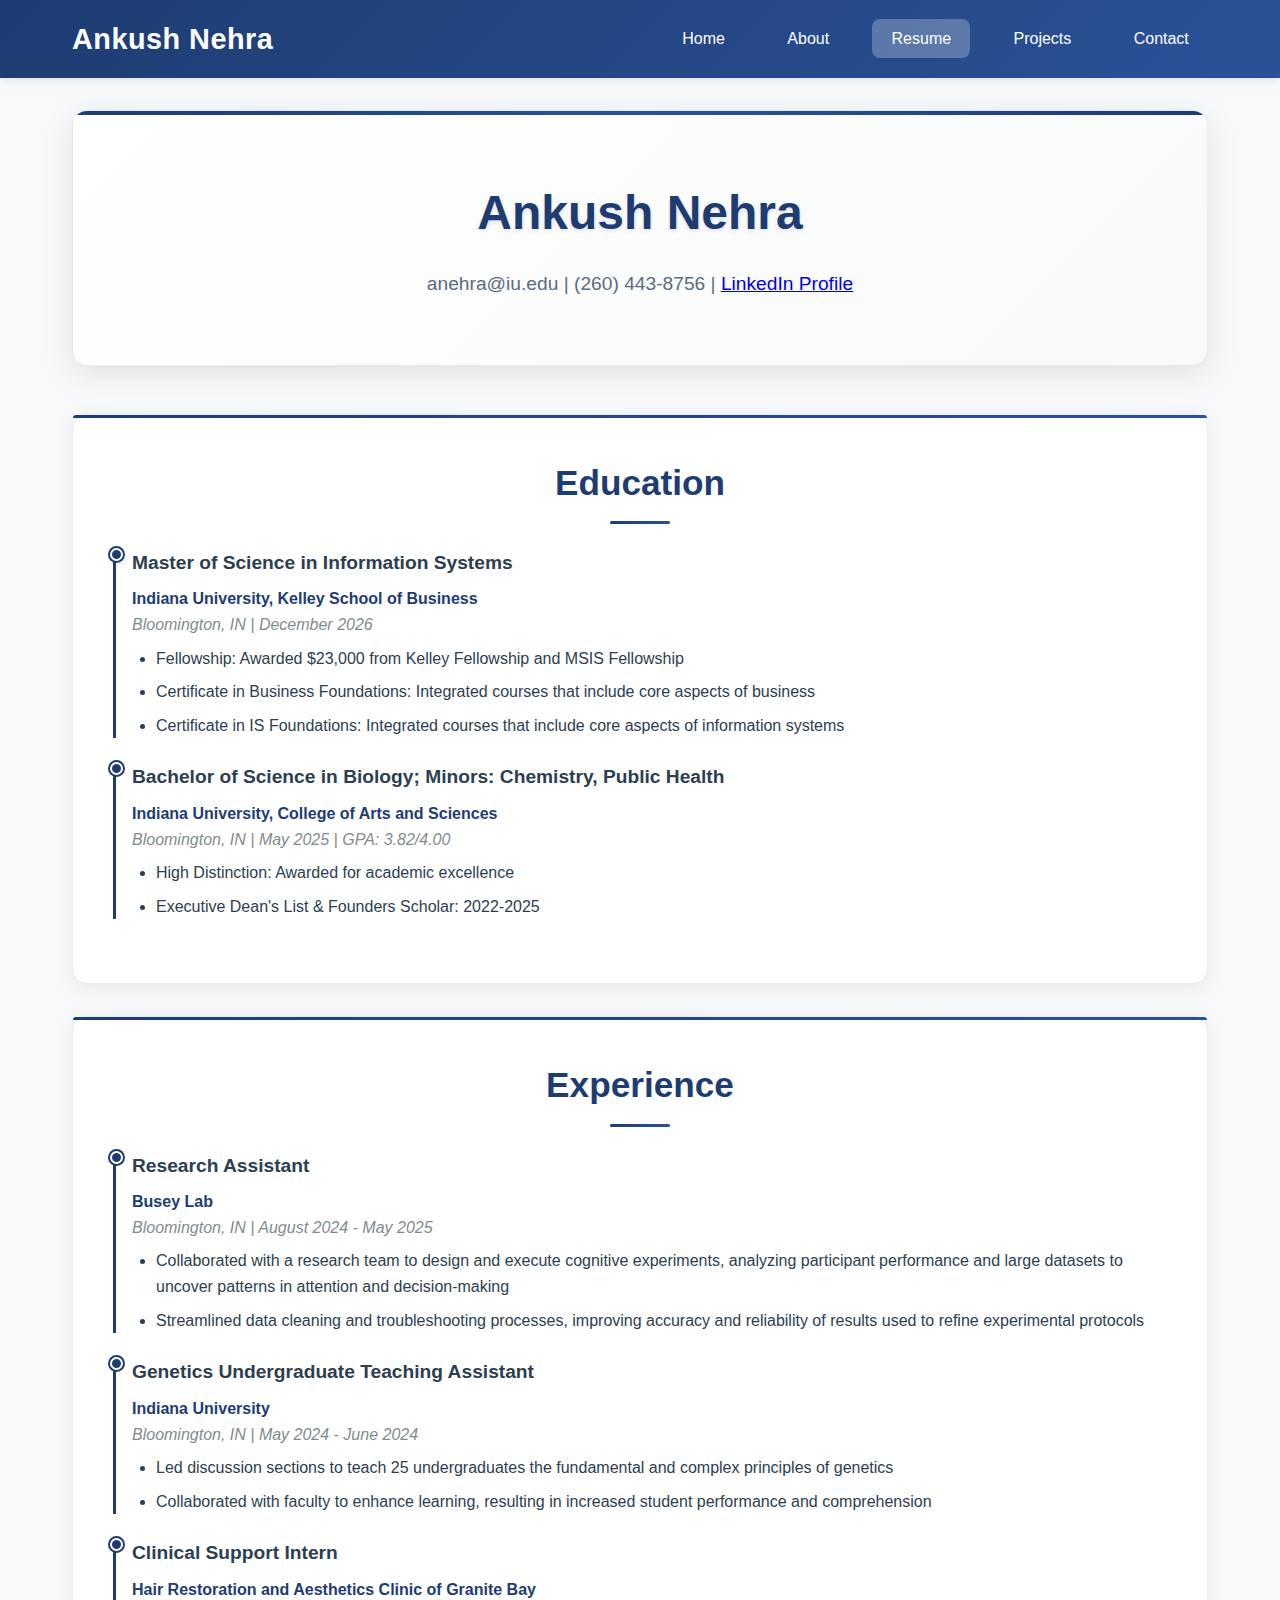
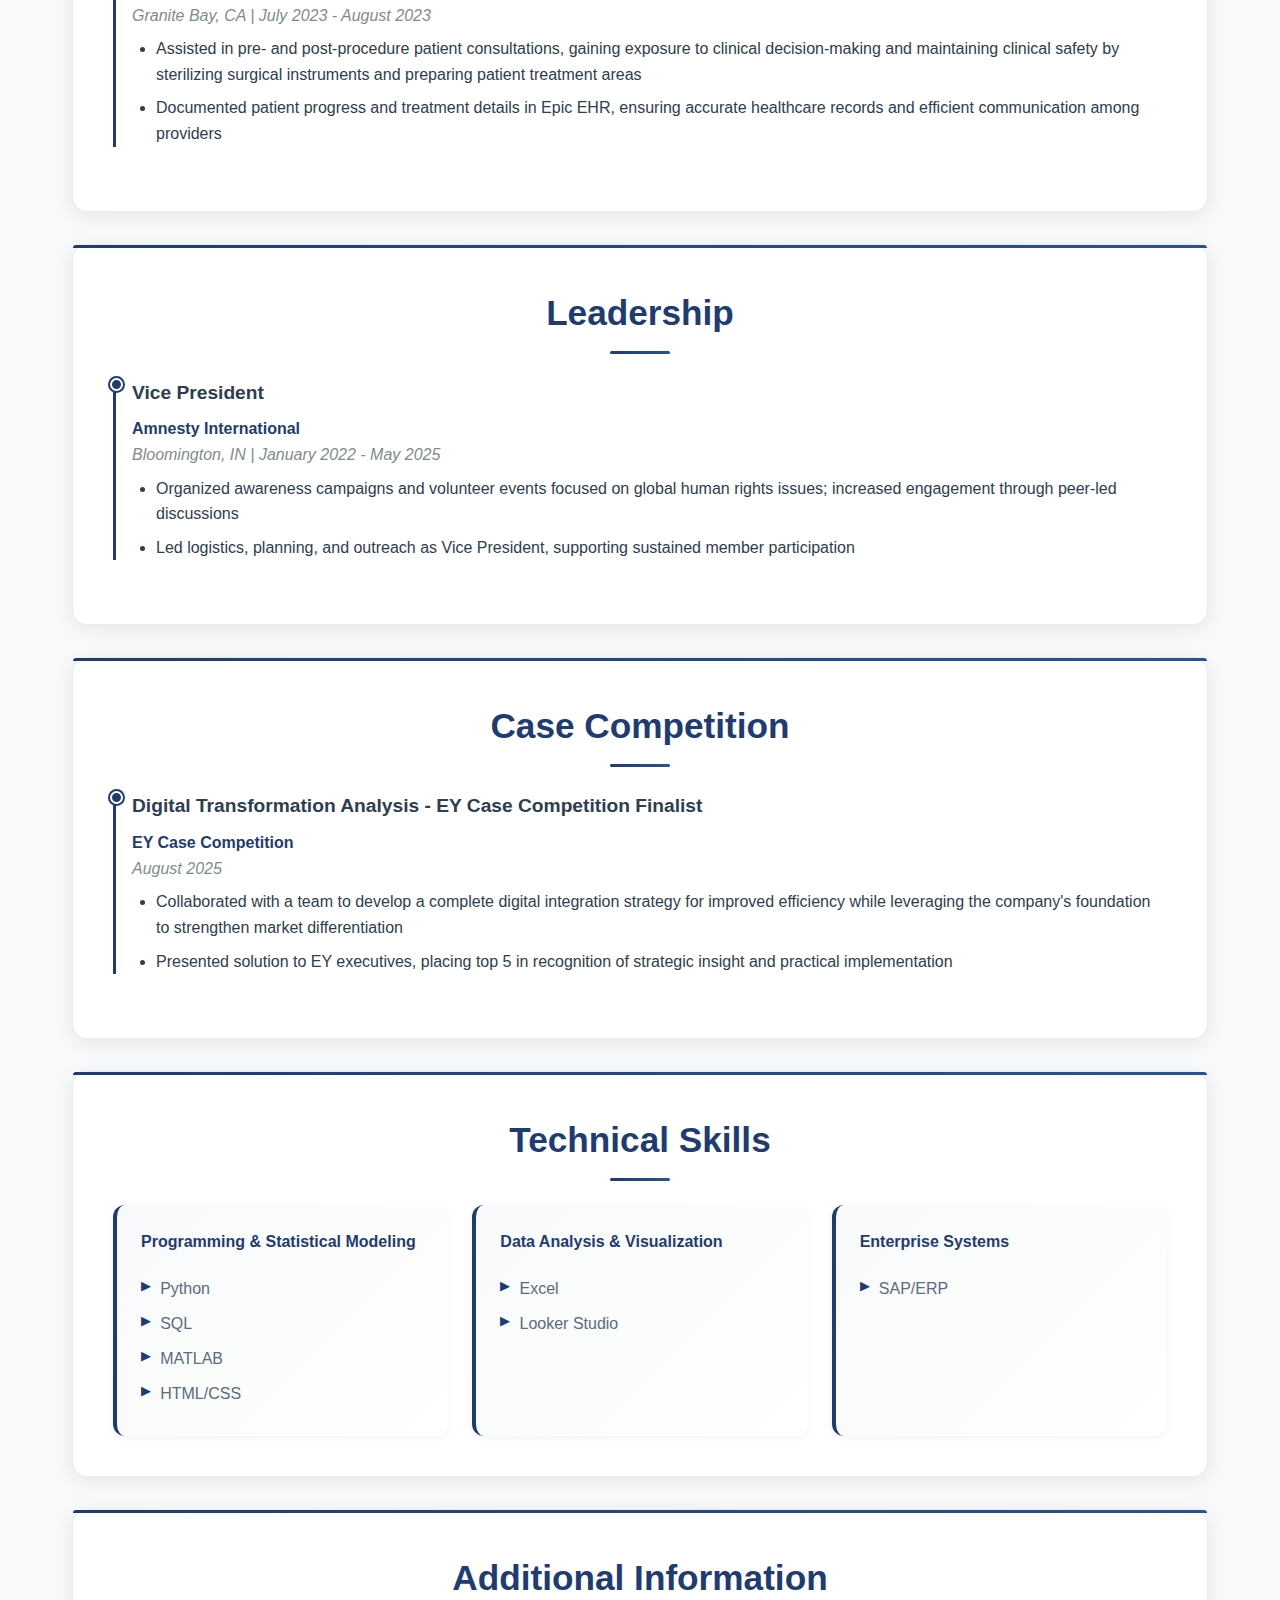
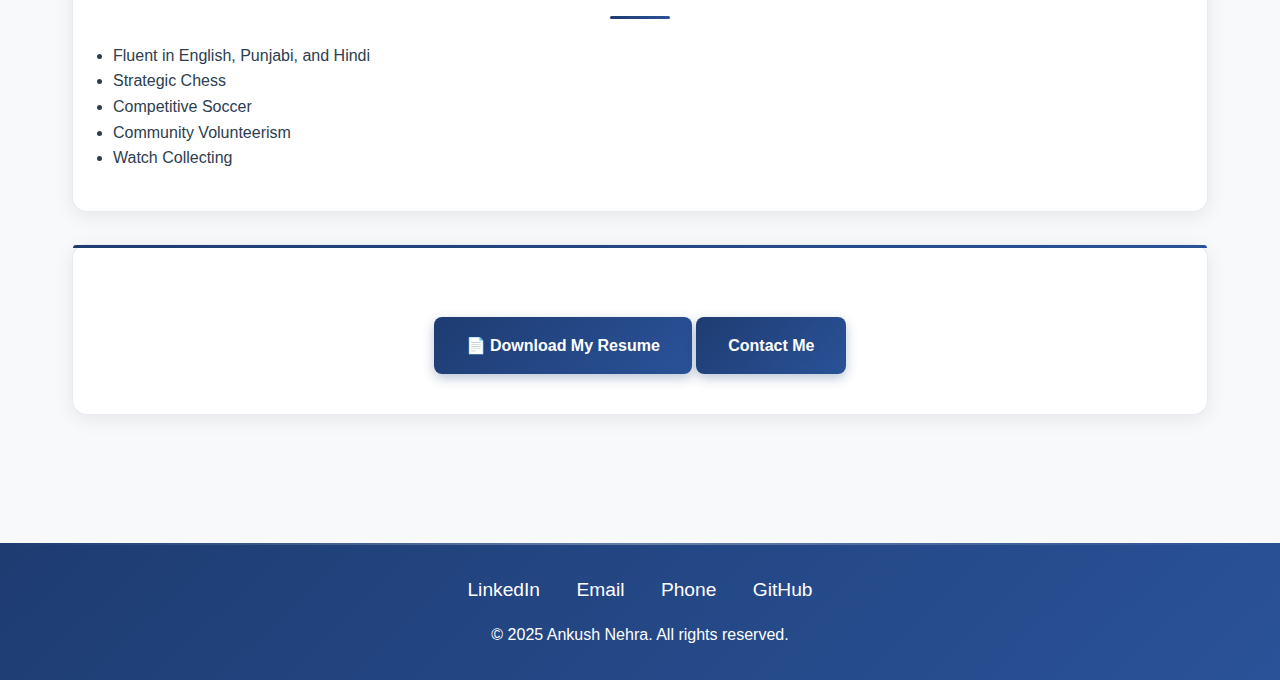
<file: resume.html>
<!DOCTYPE html>
<html lang="en">
<head>
    <meta charset="UTF-8">
    <meta name="viewport" content="width=device-width, initial-scale=1.0">
    <title>Resume - Ankush Nehra</title>
    <link rel="stylesheet" href="styles.css">
    <meta name="description" content="Ankush Nehra's professional resume - MSIS student, Research Assistant, and Information Systems professional">
</head>
<body>
    <header>
        <div class="header-container">
            <a href="index.html" class="logo">Ankush Nehra</a>
            <nav>
                <ul>
                    <li><a href="index.html">Home</a></li>
                    <li><a href="about.html">About</a></li>
                    <li><a href="resume.html" class="active">Resume</a></li>
                    <li><a href="projects.html">Projects</a></li>
                    <li><a href="contact.html">Contact</a></li>
                </ul>
            </nav>
        </div>
    </header>

    <main>
        <section class="hero">
            <h1>Ankush Nehra</h1>
            <p>anehra@iu.edu | (260) 443-8756 | <a href="https://www.linkedin.com/in/ankush-nehra" target="_blank" rel="noopener noreferrer">LinkedIn Profile</a></p>
        </section>

        <section class="resume-section">
            <h2>Education</h2>
            
            <div class="education-item">
                <h4>Master of Science in Information Systems</h4>
                <div class="institution">Indiana University, Kelley School of Business</div>
                <div class="date">Bloomington, IN | December 2026</div>
                <ul>
                    <li>Fellowship: Awarded $23,000 from Kelley Fellowship and MSIS Fellowship</li>
                    <li>Certificate in Business Foundations: Integrated courses that include core aspects of business</li>
                    <li>Certificate in IS Foundations: Integrated courses that include core aspects of information systems</li>
                </ul>
            </div>

            <div class="education-item">
                <h4>Bachelor of Science in Biology; Minors: Chemistry, Public Health</h4>
                <div class="institution">Indiana University, College of Arts and Sciences</div>
                <div class="date">Bloomington, IN | May 2025 | GPA: 3.82/4.00</div>
                <ul>
                    <li>High Distinction: Awarded for academic excellence</li>
                    <li>Executive Dean's List & Founders Scholar: 2022-2025</li>
                </ul>
            </div>
        </section>

        <section class="resume-section">
            <h2>Experience</h2>
            
            <div class="experience-item">
                <h4>Research Assistant</h4>
                <div class="company">Busey Lab</div>
                <div class="date">Bloomington, IN | August 2024 - May 2025</div>
                <ul>
                    <li>Collaborated with a research team to design and execute cognitive experiments, analyzing participant performance and large datasets to uncover patterns in attention and decision-making</li>
                    <li>Streamlined data cleaning and troubleshooting processes, improving accuracy and reliability of results used to refine experimental protocols</li>
                </ul>
            </div>

            <div class="experience-item">
                <h4>Genetics Undergraduate Teaching Assistant</h4>
                <div class="company">Indiana University</div>
                <div class="date">Bloomington, IN | May 2024 - June 2024</div>
                <ul>
                    <li>Led discussion sections to teach 25 undergraduates the fundamental and complex principles of genetics</li>
                    <li>Collaborated with faculty to enhance learning, resulting in increased student performance and comprehension</li>
                </ul>
            </div>

            <div class="experience-item">
                <h4>Clinical Support Intern</h4>
                <div class="company">Hair Restoration and Aesthetics Clinic of Granite Bay</div>
                <div class="date">Granite Bay, CA | July 2023 - August 2023</div>
                <ul>
                    <li>Assisted in pre- and post-procedure patient consultations, gaining exposure to clinical decision-making and maintaining clinical safety by sterilizing surgical instruments and preparing patient treatment areas</li>
                    <li>Documented patient progress and treatment details in Epic EHR, ensuring accurate healthcare records and efficient communication among providers</li>
                </ul>
            </div>
        </section>

        <section class="resume-section">
            <h2>Leadership</h2>
            
            <div class="experience-item">
                <h4>Vice President</h4>
                <div class="company">Amnesty International</div>
                <div class="date">Bloomington, IN | January 2022 - May 2025</div>
                <ul>
                    <li>Organized awareness campaigns and volunteer events focused on global human rights issues; increased engagement through peer-led discussions</li>
                    <li>Led logistics, planning, and outreach as Vice President, supporting sustained member participation</li>
                </ul>
            </div>
        </section>

        <section class="resume-section">
            <h2>Case Competition</h2>
            
            <div class="experience-item">
                <h4>Digital Transformation Analysis - EY Case Competition Finalist</h4>
                <div class="company">EY Case Competition</div>
                <div class="date">August 2025</div>
                <ul>
                    <li>Collaborated with a team to develop a complete digital integration strategy for improved efficiency while leveraging the company's foundation to strengthen market differentiation</li>
                    <li>Presented solution to EY executives, placing top 5 in recognition of strategic insight and practical implementation</li>
                </ul>
            </div>
        </section>

        <section class="resume-section">
            <h2>Technical Skills</h2>
            <div class="skills-grid">
                <div class="skill-category">
                    <h4>Programming & Statistical Modeling</h4>
                    <ul>
                        <li>Python</li>
                        <li>SQL</li>
                        <li>MATLAB</li>
                        <li>HTML/CSS</li>
                    </ul>
                </div>
                <div class="skill-category">
                    <h4>Data Analysis & Visualization</h4>
                    <ul>
                        <li>Excel</li>
                        <li>Looker Studio</li>
                    </ul>
                </div>
                <div class="skill-category">
                    <h4>Enterprise Systems</h4>
                    <ul>
                        <li>SAP/ERP</li>
                    </ul>
                </div>
            </div>
        </section>

        <section class="resume-section">
            <h2>Additional Information</h2>
            <ul>
                <li>Fluent in English, Punjabi, and Hindi</li>
                <li>Strategic Chess</li>
                <li>Competitive Soccer</li>
                <li>Community Volunteerism</li>
                <li>Watch Collecting</li>
            </ul>
        </section>

        <section class="text-center">
            <a href="files/Ankush_Nehra_Resume.pdf" class="btn-download" download>📄 Download My Resume</a>
            <a href="contact.html" class="btn">Contact Me</a>
        </section>
    </main>

    <footer>
        <div class="footer-content">
            <div class="social-links">
                <a href="https://www.linkedin.com/in/ankush-nehra" target="_blank" rel="noopener noreferrer">LinkedIn</a>
                <a href="mailto:anehra@iu.edu">Email</a>
                <a href="tel:+12604438756">Phone</a>
                <a href="https://github.com/anehra0/Ankush-Nehra-Personal-Website-Assignment-Final" target="_blank" rel="noopener noreferrer">GitHub</a>
            </div>
            <p>&copy; 2025 Ankush Nehra. All rights reserved.</p>
        </div>
    </footer>
</body>
</html>
</file>
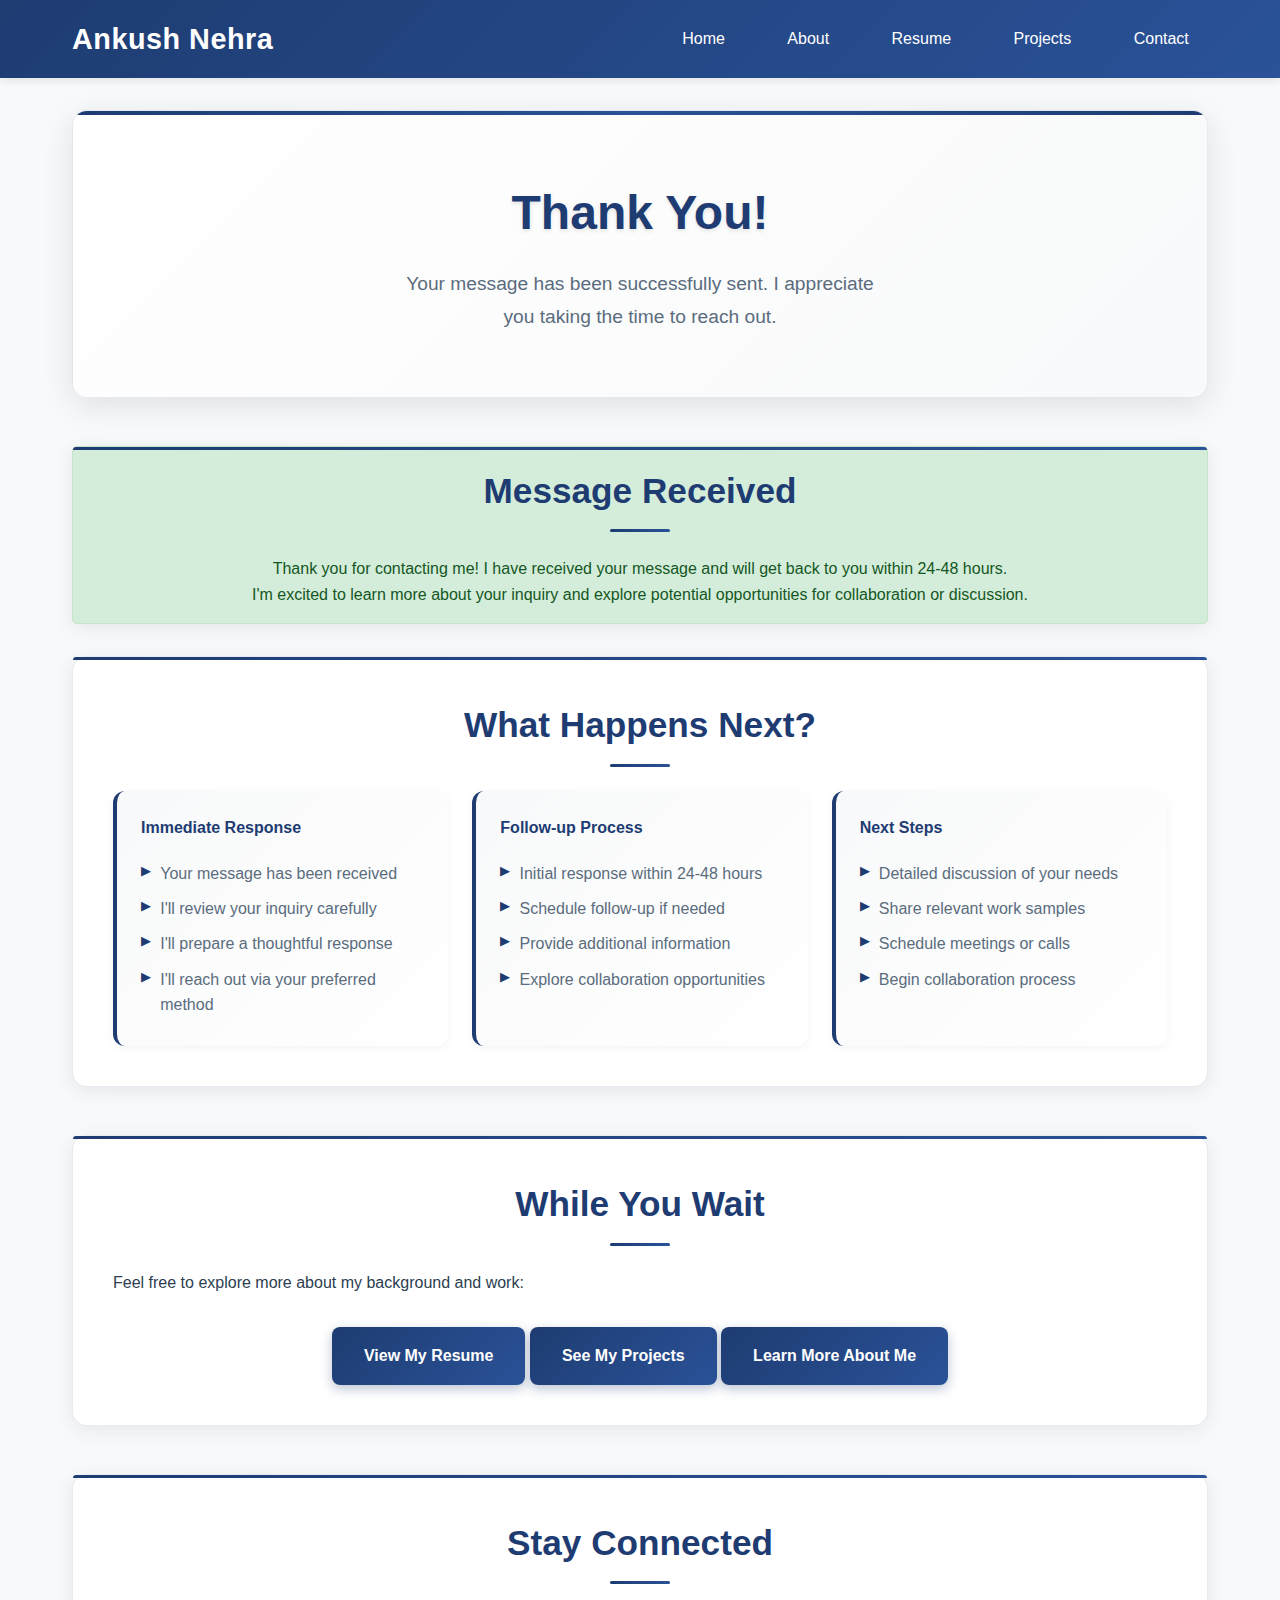
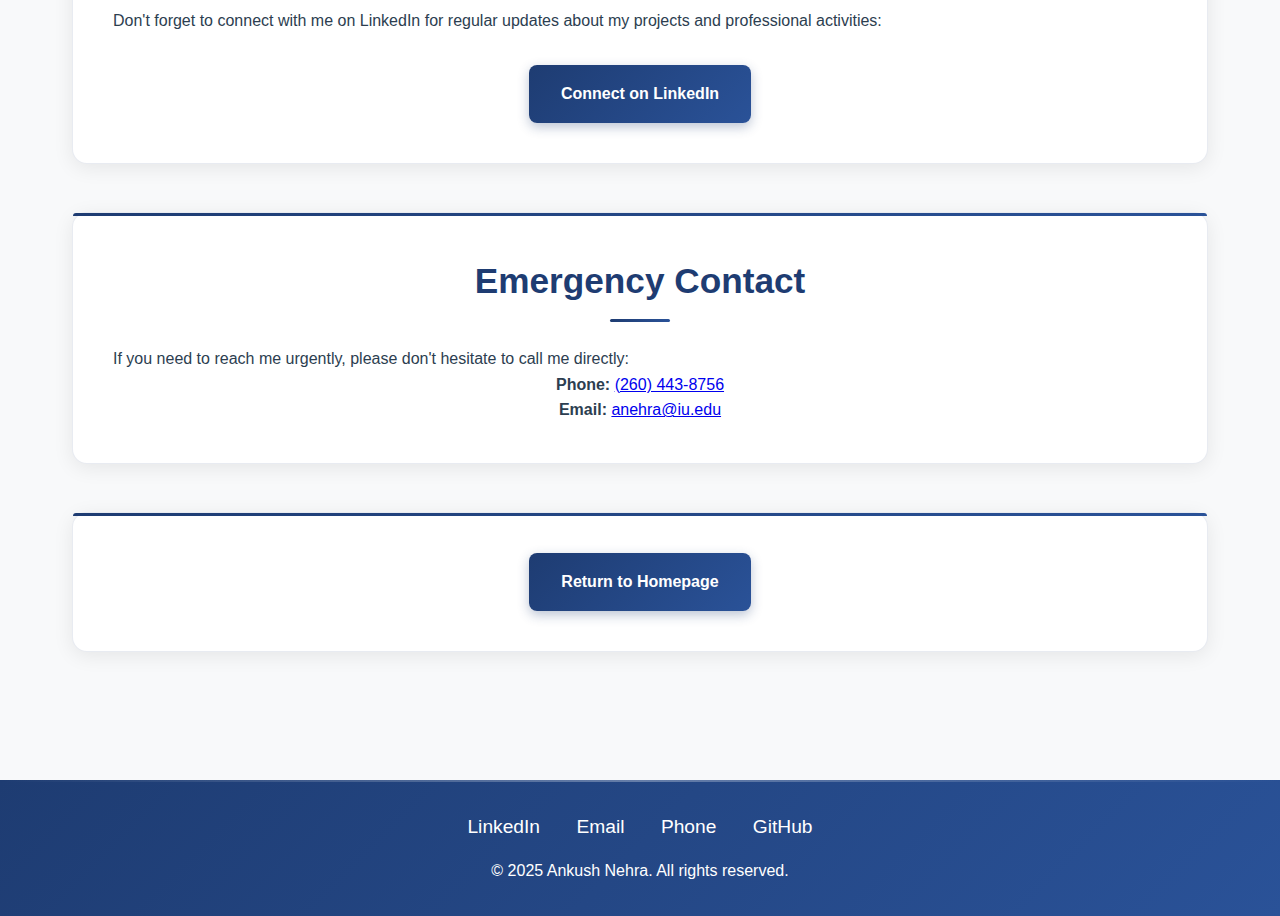
<file: thankyou.html>
<!DOCTYPE html>
<html lang="en">
<head>
    <meta charset="UTF-8">
    <meta name="viewport" content="width=device-width, initial-scale=1.0">
    <title>Thank You - Ankush Nehra</title>
    <link rel="stylesheet" href="styles.css">
    <meta name="description" content="Thank you for contacting Ankush Nehra - Your message has been received">
</head>
<body>
    <header>
        <div class="header-container">
            <a href="index.html" class="logo">Ankush Nehra</a>
            <nav>
                <ul>
                    <li><a href="index.html">Home</a></li>
                    <li><a href="about.html">About</a></li>
                    <li><a href="resume.html">Resume</a></li>
                    <li><a href="projects.html">Projects</a></li>
                    <li><a href="contact.html">Contact</a></li>
                </ul>
            </nav>
        </div>
    </header>

    <main>
        <section class="hero">
            <h1>Thank You!</h1>
            <p>Your message has been successfully sent. I appreciate you taking the time to reach out.</p>
        </section>

        <section class="success-message">
            <h2>Message Received</h2>
            <p>Thank you for contacting me! I have received your message and will get back to you within 24-48 hours.</p>
            <p>I'm excited to learn more about your inquiry and explore potential opportunities for collaboration or discussion.</p>
        </section>

        <section>
            <h2>What Happens Next?</h2>
            <div class="skills-grid">
                <div class="skill-category">
                    <h4>Immediate Response</h4>
                    <ul>
                        <li>Your message has been received</li>
                        <li>I'll review your inquiry carefully</li>
                        <li>I'll prepare a thoughtful response</li>
                        <li>I'll reach out via your preferred method</li>
                    </ul>
                </div>
                <div class="skill-category">
                    <h4>Follow-up Process</h4>
                    <ul>
                        <li>Initial response within 24-48 hours</li>
                        <li>Schedule follow-up if needed</li>
                        <li>Provide additional information</li>
                        <li>Explore collaboration opportunities</li>
                    </ul>
                </div>
                <div class="skill-category">
                    <h4>Next Steps</h4>
                    <ul>
                        <li>Detailed discussion of your needs</li>
                        <li>Share relevant work samples</li>
                        <li>Schedule meetings or calls</li>
                        <li>Begin collaboration process</li>
                    </ul>
                </div>
            </div>
        </section>

        <section>
            <h2>While You Wait</h2>
            <p>Feel free to explore more about my background and work:</p>
            
            <div class="text-center mt-3">
                <a href="resume.html" class="btn">View My Resume</a>
                <a href="projects.html" class="btn">See My Projects</a>
                <a href="about.html" class="btn">Learn More About Me</a>
            </div>
        </section>

        <section>
            <h2>Stay Connected</h2>
            <p>Don't forget to connect with me on LinkedIn for regular updates about my projects and professional activities:</p>
            
            <div class="text-center mt-3">
                <a href="https://www.linkedin.com/in/ankush-nehra" target="_blank" rel="noopener noreferrer" class="btn">Connect on LinkedIn</a>
            </div>
        </section>

        <section>
            <h2>Emergency Contact</h2>
            <p>If you need to reach me urgently, please don't hesitate to call me directly:</p>
            <div class="text-center">
                <p><strong>Phone:</strong> <a href="tel:+12604438756">(260) 443-8756</a></p>
                <p><strong>Email:</strong> <a href="mailto:anehra@iu.edu">anehra@iu.edu</a></p>
            </div>
        </section>

        <section class="text-center">
            <a href="index.html" class="btn">Return to Homepage</a>
        </section>
    </main>

    <footer>
        <div class="footer-content">
            <div class="social-links">
                <a href="https://www.linkedin.com/in/ankush-nehra" target="_blank" rel="noopener noreferrer">LinkedIn</a>
                <a href="mailto:anehra@iu.edu">Email</a>
                <a href="tel:+12604438756">Phone</a>
                <a href="https://github.com/anehra0/Ankush-Nehra-Personal-Website-Assignment-Final" target="_blank" rel="noopener noreferrer">GitHub</a>
            </div>
            <p>&copy; 2025 Ankush Nehra. All rights reserved.</p>
        </div>
    </footer>
</body>
</html>
</file>
<file: styles.css>
/* Reset and Base Styles */
* {
    margin: 0;
    padding: 0;
    box-sizing: border-box;
}

body {
    font-family: 'Segoe UI', Tahoma, Geneva, Verdana, sans-serif;
    line-height: 1.6;
    color: #2c3e50;
    background-color: #f8f9fa;
}

/* Header Styles */
header {
    background: linear-gradient(135deg, #1e3c72 0%, #2a5298 100%);
    color: white;
    padding: 1rem 0;
    box-shadow: 0 2px 10px rgba(0,0,0,0.1);
}

.header-container {
    max-width: 1200px;
    margin: 0 auto;
    padding: 0 2rem;
    display: flex;
    justify-content: space-between;
    align-items: center;
}

.logo {
    font-size: 1.8rem;
    font-weight: 700;
    text-decoration: none;
    color: white;
    letter-spacing: 0.5px;
}

/* Navigation Styles */
nav ul {
    list-style: none;
    display: flex;
    gap: 1.5rem;
}

nav a {
    color: white;
    text-decoration: none;
    font-weight: 500;
    transition: all 0.3s ease;
    padding: 0.7rem 1.2rem;
    border-radius: 8px;
}

nav a:hover {
    background-color: rgba(255,255,255,0.15);
    color: #fff;
}

nav a.active {
    background-color: rgba(255,255,255,0.25);
}

/* Main Content */
main {
    max-width: 1200px;
    margin: 0 auto;
    padding: 2rem;
    min-height: calc(100vh - 200px);
}

/* Hero Section */
.hero {
    text-align: center;
    padding: 4rem 0;
    background: linear-gradient(135deg, #ffffff 0%, #f8f9fa 100%);
    border-radius: 15px;
    margin-bottom: 3rem;
    box-shadow: 0 8px 32px rgba(0,0,0,0.1);
    position: relative;
    overflow: hidden;
}

.hero::before {
    content: '';
    position: absolute;
    top: 0;
    left: 0;
    right: 0;
    height: 4px;
    background: linear-gradient(90deg, #1e3c72, #2a5298, #1e3c72);
}

.hero-content {
    display: flex;
    align-items: center;
    justify-content: center;
    gap: 3rem;
    max-width: 1000px;
    margin: 0 auto;
}

.hero-text {
    flex: 1;
    text-align: center;
}

.hero-text p {
    text-align: center;
    margin: 0 auto;
}

.hero-image {
    flex: 0 0 200px;
}

.hero-image img {
    width: 220px;
    height: 220px;
    border-radius: 50%;
    object-fit: cover;
    border: 4px solid #1e3c72;
    box-shadow: 0 8px 24px rgba(30, 60, 114, 0.3);
    transition: transform 0.3s ease;
}

.hero-image img:hover {
    transform: scale(1.05);
}

.hero-lab-image img {
    border-radius: 10px;
    border: none;
    box-shadow: 0 4px 16px rgba(0,0,0,0.1);
    object-fit: contain;
    max-height: 400px;
    width: auto;
}

.hero h1 {
    font-size: 3rem;
    margin-bottom: 1rem;
    color: #1e3c72;
    font-weight: 700;
    text-shadow: 0 2px 4px rgba(0,0,0,0.1);
}

.hero p {
    font-size: 1.2rem;
    color: #5a6c7d;
    max-width: 500px;
    line-height: 1.7;
    text-align: center;
    margin: 0 auto;
}

/* Section Styles */
section {
    margin-bottom: 3rem;
    background: white;
    padding: 2.5rem;
    border-radius: 15px;
    box-shadow: 0 4px 20px rgba(0,0,0,0.08);
    border: 1px solid rgba(30, 60, 114, 0.1);
    position: relative;
}

section::before {
    content: '';
    position: absolute;
    top: 0;
    left: 0;
    right: 0;
    height: 3px;
    background: linear-gradient(90deg, #1e3c72, #2a5298);
    border-radius: 15px 15px 0 0;
}

section h2 {
    color: #1e3c72;
    margin-bottom: 1.5rem;
    font-size: 2.2rem;
    font-weight: 700;
    position: relative;
    padding-bottom: 0.8rem;
    text-align: center;
}

section h2::after {
    content: '';
    position: absolute;
    bottom: 0;
    left: 50%;
    transform: translateX(-50%);
    width: 60px;
    height: 3px;
    background: linear-gradient(90deg, #1e3c72, #2a5298);
    border-radius: 2px;
}

section h3 {
    color: #2c3e50;
    margin-bottom: 1rem;
    font-size: 1.4rem;
    font-weight: 600;
}

/* Resume Styles */
.resume-section {
    margin-bottom: 2rem;
}

.resume-section h3 {
    color: #1e3c72;
    border-bottom: 2px solid #e8ecf0;
    padding-bottom: 0.5rem;
    margin-bottom: 1rem;
    font-weight: 600;
}

.experience-item, .education-item {
    margin-bottom: 1.5rem;
    padding-left: 1rem;
    border-left: 3px solid #1e3c72;
    position: relative;
}

.experience-item::before, .education-item::before {
    content: '';
    position: absolute;
    left: -6px;
    top: 0;
    width: 9px;
    height: 9px;
    background: #1e3c72;
    border-radius: 50%;
    border: 2px solid white;
    box-shadow: 0 0 0 2px #1e3c72;
}

.experience-item h4, .education-item h4 {
    color: #2c3e50;
    font-size: 1.2rem;
    margin-bottom: 0.5rem;
    font-weight: 600;
}

.experience-item .company, .education-item .institution {
    font-weight: 600;
    color: #1e3c72;
}

.experience-item .date, .education-item .date {
    color: #7f8c8d;
    font-style: italic;
    font-weight: 500;
}

.experience-item ul, .education-item ul {
    margin-top: 0.5rem;
    padding-left: 1.5rem;
}

.experience-item li, .education-item li {
    margin-bottom: 0.5rem;
    line-height: 1.6;
}

/* Skills Grid */
.skills-grid {
    display: grid;
    grid-template-columns: repeat(auto-fit, minmax(250px, 1fr));
    gap: 1.5rem;
    margin-top: 1rem;
}

.skill-category {
    background: linear-gradient(135deg, #f8f9fa 0%, #ffffff 100%);
    padding: 1.5rem;
    border-radius: 12px;
    border-left: 4px solid #1e3c72;
    box-shadow: 0 2px 8px rgba(0,0,0,0.05);
    transition: transform 0.3s ease, box-shadow 0.3s ease;
}

.skill-category:hover {
    transform: translateY(-2px);
    box-shadow: 0 4px 16px rgba(30, 60, 114, 0.1);
}

.skill-category h4 {
    color: #1e3c72;
    margin-bottom: 1rem;
    font-weight: 600;
}

.skill-category ul {
    list-style: none;
    padding-left: 0;
}

.skill-category li {
    padding: 0.3rem 0;
    color: #5a6c7d;
    position: relative;
    padding-left: 1.2rem;
}

.skill-category li::before {
    content: '▶';
    position: absolute;
    left: 0;
    color: #1e3c72;
    font-size: 0.8rem;
}

/* Contact Form */
.contact-form {
    max-width: 600px;
    margin: 0 auto;
}

.form-group {
    margin-bottom: 1.5rem;
}

.form-group label {
    display: block;
    margin-bottom: 0.5rem;
    font-weight: 500;
    color: #2c3e50;
}

.form-group input,
.form-group textarea,
.form-group select {
    width: 100%;
    padding: 0.8rem;
    border: 2px solid #e0e0e0;
    border-radius: 5px;
    font-size: 1rem;
    transition: border-color 0.3s ease;
}

.form-group input:focus,
.form-group textarea:focus,
.form-group select:focus {
    outline: none;
    border-color: #667eea;
}

.form-group textarea {
    height: 120px;
    resize: vertical;
}

.btn {
    background: linear-gradient(135deg, #1e3c72 0%, #2a5298 100%);
    color: white;
    padding: 1rem 2rem;
    border: none;
    border-radius: 8px;
    font-size: 1rem;
    font-weight: 600;
    cursor: pointer;
    transition: all 0.3s ease;
    text-decoration: none;
    display: inline-block;
    box-shadow: 0 4px 12px rgba(30, 60, 114, 0.3);
}

.btn:hover {
    transform: translateY(-2px);
    box-shadow: 0 6px 20px rgba(30, 60, 114, 0.4);
    background: linear-gradient(135deg, #2a5298 0%, #1e3c72 100%);
}

.btn:active {
    transform: translateY(0);
    box-shadow: 0 2px 8px rgba(30, 60, 114, 0.3);
}

.btn-secondary {
    background: linear-gradient(135deg, #ffffff 0%, #f8f9fa 100%);
    color: #1e3c72;
    border: 2px solid #1e3c72;
    box-shadow: 0 2px 8px rgba(30, 60, 114, 0.1);
}

.btn-secondary:hover {
    background: linear-gradient(135deg, #1e3c72 0%, #2a5298 100%);
    color: white;
    box-shadow: 0 4px 16px rgba(30, 60, 114, 0.2);
}

.btn-download {
    background: linear-gradient(135deg, #1e3c72 0%, #2a5298 100%);
    color: white;
    padding: 1rem 2rem;
    border: none;
    border-radius: 8px;
    font-size: 1rem;
    font-weight: 700;
    cursor: pointer;
    transition: all 0.3s ease;
    text-decoration: none;
    display: inline-block;
    box-shadow: 0 4px 12px rgba(30, 60, 114, 0.3);
    margin-top: 2rem;
}

.btn-download:hover {
    background: linear-gradient(135deg, #0f2a5c 0%, #1e3c72 100%);
    transform: translateY(-2px);
    box-shadow: 0 6px 20px rgba(30, 60, 114, 0.4);
}

.btn-download:active {
    transform: translateY(0);
    box-shadow: 0 2px 8px rgba(30, 60, 114, 0.3);
}

/* Projects Grid */
.projects-grid {
    display: grid;
    grid-template-columns: repeat(auto-fit, minmax(300px, 1fr));
    gap: 2rem;
    margin-top: 2rem;
}

.project-card {
    background: white;
    border-radius: 10px;
    padding: 1.5rem;
    box-shadow: 0 2px 10px rgba(0,0,0,0.1);
    transition: transform 0.3s ease, box-shadow 0.3s ease;
}

.project-card:hover {
    transform: translateY(-5px);
    box-shadow: 0 5px 20px rgba(0,0,0,0.15);
}

.project-card h3 {
    color: #2c3e50;
    margin-bottom: 1rem;
}

.project-card p {
    color: #7f8c8d;
    margin-bottom: 1rem;
}

.project-links {
    display: flex;
    gap: 1rem;
}

.project-links a {
    color: #667eea;
    text-decoration: none;
    font-weight: 500;
    padding: 0.5rem 1rem;
    border: 2px solid #667eea;
    border-radius: 5px;
    transition: all 0.3s ease;
}

.project-links a:hover {
    background-color: #667eea;
    color: white;
}

/* Footer */
footer {
    background: linear-gradient(135deg, #1e3c72 0%, #2a5298 100%);
    color: white;
    text-align: center;
    padding: 2rem 0;
    margin-top: 3rem;
    position: relative;
}

footer::before {
    content: '';
    position: absolute;
    top: 0;
    left: 0;
    right: 0;
    height: 2px;
    background: linear-gradient(90deg, transparent, rgba(255,255,255,0.3), transparent);
}

.footer-content {
    max-width: 1200px;
    margin: 0 auto;
    padding: 0 2rem;
}

.social-links {
    margin-bottom: 1rem;
}

.social-links a {
    color: white;
    text-decoration: none;
    margin: 0 1rem;
    font-size: 1.2rem;
    transition: color 0.3s ease;
}

.social-links a:hover {
    color: #ffffff;
    text-shadow: 0 0 8px rgba(255,255,255,0.5);
}

/* Responsive Design */
@media (max-width: 768px) {
    .header-container {
        flex-direction: column;
        gap: 1rem;
    }
    
    nav ul {
        flex-direction: column;
        gap: 0.5rem;
        text-align: center;
    }
    
    .hero-content {
        flex-direction: column;
        text-align: center;
        gap: 2rem;
    }
    
    .hero-text {
        text-align: center;
    }
    
    .hero h1 {
        font-size: 2.2rem;
    }
    
    .hero p {
        font-size: 1rem;
        max-width: 100%;
    }
    
    .hero-image img {
        width: 150px;
        height: 150px;
    }
    
    .hero-lab-image img {
        max-height: 250px;
        width: auto;
    }
    
    main {
        padding: 1rem;
    }
    
    section {
        padding: 1.5rem;
    }
    
    .skills-grid {
        grid-template-columns: 1fr;
    }
    
    .projects-grid {
        grid-template-columns: 1fr;
    }
    
    .project-links {
        flex-direction: column;
    }
    
    .btn-download {
        margin-top: 1.5rem;
        padding: 0.8rem 1.5rem;
        font-size: 0.9rem;
    }
}

@media (max-width: 480px) {
    .hero h1 {
        font-size: 1.8rem;
    }
    
    section h2 {
        font-size: 1.5rem;
    }
    
    .form-group input,
    .form-group textarea,
    .form-group select {
        padding: 0.6rem;
    }
}

/* Utility Classes */
.text-center {
    text-align: center;
}

.mb-2 {
    margin-bottom: 1rem;
}

.mb-3 {
    margin-bottom: 2rem;
}

.mt-2 {
    margin-top: 1rem;
}

.mt-3 {
    margin-top: 2rem;
}

/* Success Message */
.success-message {
    background: #d4edda;
    color: #155724;
    padding: 1rem;
    border-radius: 5px;
    border: 1px solid #c3e6cb;
    margin-bottom: 2rem;
    text-align: center;
}

/* Error Message */
.error-message {
    background: #f8d7da;
    color: #721c24;
    padding: 1rem;
    border-radius: 5px;
    border: 1px solid #f5c6cb;
    margin-bottom: 2rem;
    text-align: center;
}
</file>
